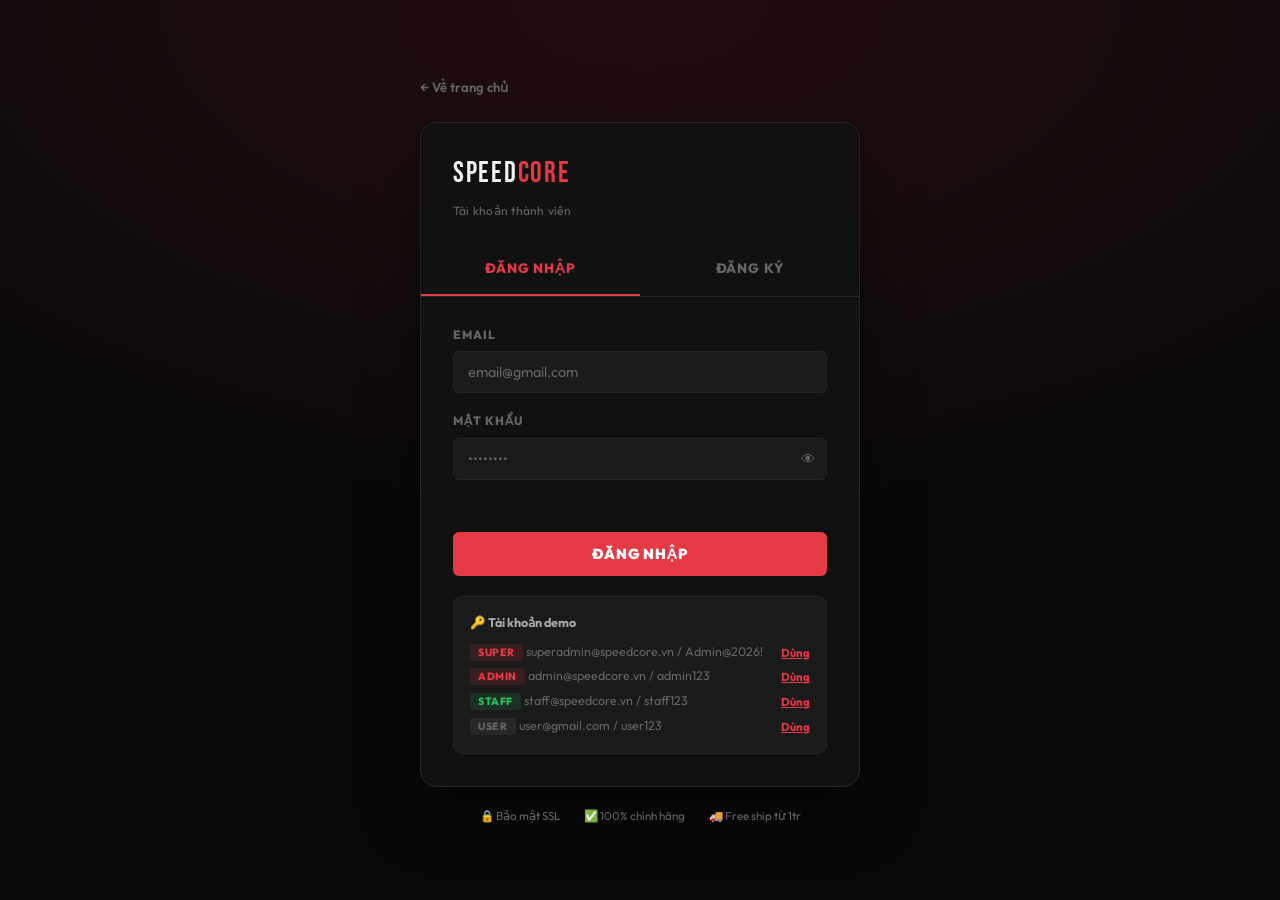
<file: admin.html>
<!DOCTYPE html>
<html lang="vi">
<head>
  <meta charset="UTF-8">
  <meta name="viewport" content="width=device-width, initial-scale=1.0">
  <title>Admin Dashboard | SpeedCore</title>
  <link rel="stylesheet" href="assets/css/style.css">
</head>
<body>

<div class="admin-layout">

  <!-- Sidebar -->
  <aside class="admin-sidebar">
    <div class="admin-sidebar__logo">SPEED<span>CORE</span></div>

    <div class="admin-sidebar__user" id="sidebar-user">
      <div class="admin-sidebar__avatar" id="sb-avatar">A</div>
      <div>
        <div class="admin-sidebar__uname" id="sb-name">Admin</div>
        <div class="admin-sidebar__urole" id="sb-role">Admin</div>
      </div>
    </div>

    <nav class="admin-nav">
      <div class="admin-nav__label">Tổng quan</div>
      <div class="admin-nav__item active" id="nav-dashboard" onclick="showTab('dashboard')">
        <span class="icon">📊</span> Dashboard
      </div>

      <div class="admin-nav__label">Quản lý</div>
      <div class="admin-nav__item" id="nav-products" onclick="showTab('products')">
        <span class="icon">👟</span> Sản phẩm
      </div>
      <div class="admin-nav__item" id="nav-orders" onclick="showTab('orders')">
        <span class="icon">📦</span> Đơn hàng
        <span id="pending-badge" style="margin-left:auto; background:var(--accent); color:#fff; border-radius:10px; font-size:.68rem; font-weight:900; padding:2px 7px; display:none;"></span>
      </div>
      <div class="admin-nav__item" id="nav-users" onclick="showTab('users')">
        <span class="icon">👥</span> Người dùng
      </div>

      <!-- SuperAdmin only -->
      <div id="nav-superadmin-group" style="display:none;">
        <div class="admin-nav__label">Super Admin</div>
        <div class="admin-nav__item" id="nav-settings" onclick="showTab('settings')">
          <span class="icon">⚙️</span> Cài đặt hệ thống
        </div>
      </div>
    </nav>

    <div class="admin-sidebar__footer">
      <a href="index.html">🏠 Về trang chủ</a>
      <br><br>
      <a href="#" onclick="sc.auth.logout(); return false;">↩ Đăng xuất</a>
    </div>
  </aside>

  <!-- Main -->
  <div class="admin-main">
    <!-- Topbar -->
    <div class="admin-topbar">
      <div class="admin-topbar__title" id="topbar-title">Dashboard</div>
      <div class="admin-topbar__actions" id="topbar-actions"></div>
    </div>

    <!-- Content -->
    <div class="admin-content" id="admin-content">
      Đang tải...
    </div>
  </div>
</div>

<!-- Product Modal -->
<div class="admin-modal" id="product-modal">
  <div class="admin-modal__box">
    <div class="admin-modal__head">
      <h3 id="pmodal-title">Thêm sản phẩm</h3>
      <button onclick="closeProductModal()">✕</button>
    </div>
    <div class="admin-modal__body">
      <input type="hidden" id="p-edit-id">
      <div class="form-grid">
        <div class="field-group field--full">
          <label>Tên sản phẩm *</label>
          <input type="text" id="p-name" placeholder="Nike Air Max 270">
        </div>
        <div class="field-group">
          <label>Giá bán (₫) *</label>
          <input type="number" id="p-price" placeholder="3500000">
        </div>
        <div class="field-group">
          <label>Giá gốc (₫)</label>
          <input type="number" id="p-original" placeholder="4200000">
        </div>
        <div class="field-group">
          <label>Thương hiệu *</label>
          <select id="p-brand">
            <option value="">Chọn thương hiệu</option>
            <option value="nike">Nike</option>
            <option value="adidas">Adidas</option>
            <option value="jordan">Air Jordan</option>
            <option value="puma">Puma</option>
            <option value="newbalance">New Balance</option>
            <option value="converse">Converse</option>
            <option value="vans">Vans</option>
            <option value="reebok">Reebok</option>
            <option value="asics">ASICS</option>
            <option value="ua">Under Armour</option>
          </select>
        </div>
        <div class="field-group">
          <label>Danh mục *</label>
          <select id="p-cat">
            <option value="">Chọn danh mục</option>
            <option value="running">Chạy bộ</option>
            <option value="football">Bóng đá</option>
            <option value="lifestyle">Lifestyle</option>
            <option value="training">Tập luyện</option>
          </select>
        </div>
        <div class="field-group">
          <label>Badge</label>
          <select id="p-badge">
            <option value="">Không có</option>
            <option value="hot">🔥 HOT</option>
            <option value="new">✨ NEW</option>
            <option value="sale">💸 SALE</option>
          </select>
        </div>
        <div class="field-group">
          <label>Tồn kho</label>
          <input type="number" id="p-stock" placeholder="10">
        </div>
        <div class="field-group field--full">
          <label>URL hình ảnh *</label>
          <input type="text" id="p-img" placeholder="https://images.unsplash.com/...">
        </div>
        <div class="field-group field--full">
          <label>Mô tả sản phẩm</label>
          <input type="text" id="p-desc" placeholder="Mô tả ngắn về sản phẩm...">
        </div>
        <div class="field-group field--full">
          <label>Sizes (cách nhau bởi dấu phẩy)</label>
          <input type="text" id="p-sizes" placeholder="38,39,40,41,42,43">
        </div>
      </div>
    </div>
    <div class="admin-modal__footer">
      <button class="btn-cancel-modal" onclick="closeProductModal()">Huỷ</button>
      <button class="btn-save-modal" onclick="saveProduct()">Lưu sản phẩm</button>
    </div>
  </div>
</div>

<!-- Order Status Modal -->
<div class="admin-modal" id="order-modal">
  <div class="admin-modal__box" style="width:400px;">
    <div class="admin-modal__head">
      <h3>Cập nhật đơn hàng</h3>
      <button onclick="closeOrderModal()">✕</button>
    </div>
    <div class="admin-modal__body">
      <input type="hidden" id="o-edit-id">
      <div class="field-group">
        <label>Mã đơn hàng</label>
        <input type="text" id="o-id-display" readonly style="opacity:.6;">
      </div>
      <div class="field-group">
        <label>Trạng thái đơn hàng</label>
        <select id="o-status">
          <option value="pending">⏳ Chờ xác nhận</option>
          <option value="confirmed">✅ Đã xác nhận</option>
          <option value="shipping">🚚 Đang giao</option>
          <option value="delivered">📦 Đã giao</option>
          <option value="cancelled">❌ Đã huỷ</option>
        </select>
      </div>
    </div>
    <div class="admin-modal__footer">
      <button class="btn-cancel-modal" onclick="closeOrderModal()">Huỷ</button>
      <button class="btn-save-modal" onclick="saveOrderStatus()">Cập nhật</button>
    </div>
  </div>
</div>

<!-- Confirm Modal -->
<div class="admin-modal" id="confirm-modal">
  <div class="admin-modal__box" style="width:380px;">
    <div class="admin-modal__head">
      <h3>⚠️ Xác nhận</h3>
      <button onclick="closeConfirmModal()">✕</button>
    </div>
    <div class="admin-modal__body">
      <p id="confirm-msg" style="color:var(--text2); line-height:1.6;"></p>
    </div>
    <div class="admin-modal__footer">
      <button class="btn-cancel-modal" onclick="closeConfirmModal()">Huỷ</button>
      <button class="btn-save-modal" style="background:#e63946;" id="confirm-ok-btn">Xác nhận xoá</button>
    </div>
  </div>
</div>

<script src="assets/js/sc.js"></script>
<script>
  // ── Auth guard ──
  const _me = sc.auth.requireRole(['superadmin','admin','staff'], 'login.html');

  document.addEventListener('DOMContentLoaded', () => {
    // Sidebar user info
    document.getElementById('sb-avatar').textContent = _me.name[0].toUpperCase();
    document.getElementById('sb-name').textContent   = _me.name;
    document.getElementById('sb-role').textContent   = { superadmin:'Super Admin', admin:'Quản trị viên', staff:'Nhân viên' }[_me.role] || _me.role;

    // SuperAdmin group
    if (_me.role === 'superadmin') document.getElementById('nav-superadmin-group').style.display = '';

    // Pending orders badge
    const pending = sc.orders.getAll().filter(o => o.status === 'pending').length;
    const badge = document.getElementById('pending-badge');
    if (pending > 0) { badge.textContent = pending; badge.style.display = 'inline-block'; }

    showTab('dashboard');
  });

  function showTab(tab) {
    document.querySelectorAll('.admin-nav__item').forEach(el => el.classList.remove('active'));
    const navEl = document.getElementById('nav-' + tab);
    if (navEl) navEl.classList.add('active');

    const content = document.getElementById('admin-content');
    const title   = document.getElementById('topbar-title');
    const actions = document.getElementById('topbar-actions');
    actions.innerHTML = '';

    if (tab === 'dashboard') {
      title.textContent = 'Dashboard';
      renderDashboard(content);
    } else if (tab === 'products') {
      title.textContent = 'Quản lý Sản phẩm';
      actions.innerHTML = `<button class="btn-save-modal" onclick="openProductModal()">+ Thêm sản phẩm</button>`;
      renderProducts(content);
    } else if (tab === 'orders') {
      title.textContent = 'Quản lý Đơn hàng';
      renderOrders(content);
    } else if (tab === 'users') {
      if (_me.role === 'staff') { content.innerHTML = `<div style="padding:40px; color:var(--text3); text-align:center;">🔒 Bạn không có quyền truy cập chức năng này.</div>`; return; }
      title.textContent = 'Quản lý Người dùng';
      if (_me.role === 'superadmin') actions.innerHTML = `<button class="btn-save-modal" onclick="addStaffPrompt()">+ Thêm nhân viên</button>`;
      renderUsers(content);
    } else if (tab === 'settings') {
      if (_me.role !== 'superadmin') { content.innerHTML = `<div style="padding:40px; color:var(--text3); text-align:center;">🔒 Chỉ Super Admin mới có quyền truy cập.</div>`; return; }
      title.textContent = 'Cài đặt hệ thống';
      renderSettings(content);
    }
  }

  /* ── Dashboard ── */
  function renderDashboard(el) {
    const products = sc.products.getAll();
    const orders   = sc.orders.getAll();
    const users    = sc.db.getUsers();
    const revenue  = orders.filter(o => o.status !== 'cancelled').reduce((s,o) => s + (o.total||0), 0);
    const pending  = orders.filter(o => o.status === 'pending').length;

    el.innerHTML = `
      <div class="stat-grid">
        <div class="stat-card stat-card--accent">
          <div class="stat-card__label">📦 Tổng đơn hàng</div>
          <div class="stat-card__value">${orders.length}</div>
          <div class="stat-card__sub">${pending} đơn chờ xử lý</div>
        </div>
        <div class="stat-card stat-card--green">
          <div class="stat-card__label">💰 Doanh thu</div>
          <div class="stat-card__value">${revenue > 0 ? (revenue/1000000).toFixed(1) + 'M' : '0'}</div>
          <div class="stat-card__sub">₫ VNĐ</div>
        </div>
        <div class="stat-card">
          <div class="stat-card__label">👟 Sản phẩm</div>
          <div class="stat-card__value">${products.length}</div>
          <div class="stat-card__sub">${products.filter(p=>p.stock<=5).length} gần hết hàng</div>
        </div>
        <div class="stat-card stat-card--gold">
          <div class="stat-card__label">👥 Khách hàng</div>
          <div class="stat-card__value">${users.filter(u=>u.role==='customer').length}</div>
          <div class="stat-card__sub">Tổng ${users.length} tài khoản</div>
        </div>
      </div>

      <div style="display:grid; grid-template-columns:1fr 1fr; gap:20px; margin-top:4px;">
        <div class="admin-table-wrap">
          <div class="admin-table-head">
            <h3>📦 Đơn hàng gần đây</h3>
            <button class="admin-table .btn-sm" onclick="showTab('orders')" style="font-size:.75rem; padding:5px 12px; border-radius:5px; border:1px solid var(--border); background:var(--bg3); color:var(--text); cursor:pointer; font-family:inherit;">Xem tất cả</button>
          </div>
          <table class="admin-table">
            <thead><tr><th>Mã đơn</th><th>Khách</th><th>Tổng</th><th>Trạng thái</th></tr></thead>
            <tbody>
              ${orders.length === 0
                ? `<tr><td colspan="4" style="text-align:center; padding:32px; color:var(--text3);">Chưa có đơn hàng</td></tr>`
                : orders.slice(0,6).map(o => `<tr>
                    <td style="font-family:monospace; font-size:.78rem; color:var(--accent);">${o.id}</td>
                    <td>${o.customerName || '-'}</td>
                    <td>${sc.ui.fmt(o.total||0)}</td>
                    <td><span class="badge-status badge-status--${o.status}">${sc.orders.STATUS_LABELS[o.status]||o.status}</span></td>
                  </tr>`).join('')}
            </tbody>
          </table>
        </div>

        <div class="admin-table-wrap">
          <div class="admin-table-head">
            <h3>⚠️ Sắp hết hàng</h3>
            <button class="admin-table .btn-sm" onclick="showTab('products')" style="font-size:.75rem; padding:5px 12px; border-radius:5px; border:1px solid var(--border); background:var(--bg3); color:var(--text); cursor:pointer; font-family:inherit;">Xem kho</button>
          </div>
          <table class="admin-table">
            <thead><tr><th>Sản phẩm</th><th>Brand</th><th>Tồn</th></tr></thead>
            <tbody>
              ${products.filter(p=>p.stock<=10).sort((a,b)=>a.stock-b.stock).slice(0,6).map(p => `<tr>
                  <td>${p.name}</td>
                  <td style="text-transform:uppercase; font-size:.72rem; color:var(--accent); font-weight:700;">${p.brand}</td>
                  <td><span style="color:${p.stock<=3?'var(--accent)':p.stock<=6?'var(--gold)':'var(--green)'}; font-weight:700;">${p.stock}</span></td>
                </tr>`).join('') || `<tr><td colspan="3" style="text-align:center; padding:32px; color:var(--text3);">Kho hàng đầy đủ ✓</td></tr>`}
            </tbody>
          </table>
        </div>
      </div>`;
  }

  /* ── Products ── */
  function renderProducts(el) {
    const products = sc.products.getAll();
    el.innerHTML = `
      <div class="admin-table-wrap">
        <div class="admin-table-head">
          <h3>👟 Danh sách sản phẩm (${products.length})</h3>
          <div style="display:flex;gap:8px;">
            <input placeholder="🔍 Tìm sản phẩm..." onkeyup="filterAdminTable(this.value,'admin-prod-table')" style="min-width:0;">
            <select onchange="filterAdminBrand(this.value)" style="min-width:0;">
              <option value="">Tất cả brand</option>
              ${[...new Set(products.map(p=>p.brand))].map(b=>`<option value="${b}">${b.toUpperCase()}</option>`).join('')}
            </select>
          </div>
        </div>
        <table class="admin-table" id="admin-prod-table">
          <thead>
            <tr>
              <th style="width:44px;"><input type="checkbox" id="select-all" onclick="toggleAll(this)"></th>
              <th>Ảnh</th>
              <th>Sản phẩm</th>
              <th>Giá</th>
              <th>Tồn kho</th>
              <th>Badge</th>
              <th>Thao tác</th>
            </tr>
          </thead>
          <tbody>
            ${products.map(p => `<tr data-brand="${p.brand}" data-name="${p.name.toLowerCase()}">
              <td><input type="checkbox" class="prod-cb" value="${p.id}"></td>
              <td><img src="${p.img}" class="thumb" onerror="this.src='https://images.unsplash.com/photo-1542291026-7eec264c27ff?w=80&q=50'"></td>
              <td>
                <div class="product-name">${p.name}</div>
                <div class="product-brand">${p.brand}</div>
              </td>
              <td>
                <div style="font-weight:700;">${sc.ui.fmt(p.price)}</div>
                ${p.originalPrice ? `<div style="font-size:.72rem; color:var(--text3); text-decoration:line-through;">${sc.ui.fmt(p.originalPrice)}</div>` : ''}
              </td>
              <td><span style="color:${p.stock<=3?'var(--accent)':p.stock<=6?'var(--gold)':'var(--green)'}; font-weight:700;">${p.stock||0}</span></td>
              <td>${p.badge ? `<span class="product-card__badge badge--${p.badge}" style="position:relative;top:auto;left:auto;font-size:.65rem;">${p.badge.toUpperCase()}</span>` : '-'}</td>
              <td style="display:flex; gap:6px; align-items:center;">
                <button class="btn-sm" onclick="openEditProduct(${p.id})">✏ Sửa</button>
                <button class="btn-sm btn-sm--danger" onclick="confirmDeleteProduct(${p.id}, '${p.name.replace(/'/g,"\\'")}')">✕</button>
              </td>
            </tr>`).join('')}
          </tbody>
        </table>
        <div style="padding:14px 20px; display:flex; gap:8px; border-top:1px solid var(--border);">
          <button class="btn-sm btn-sm--danger" onclick="deleteSelectedProducts()">Xoá đã chọn</button>
        </div>
      </div>`;
  }

  function filterAdminTable(q, tableId) {
    const rows = document.querySelectorAll(`#${tableId} tbody tr`);
    rows.forEach(r => {
      r.style.display = !q || r.dataset.name?.includes(q.toLowerCase()) ? '' : 'none';
    });
  }
  function filterAdminBrand(brand) {
    const rows = document.querySelectorAll('#admin-prod-table tbody tr');
    rows.forEach(r => {
      r.style.display = !brand || r.dataset.brand === brand ? '' : 'none';
    });
  }
  function toggleAll(cb) {
    document.querySelectorAll('.prod-cb').forEach(el => el.checked = cb.checked);
  }

  /* ── Product Modal ── */
  function openProductModal(p = null) {
    document.getElementById('pmodal-title').textContent = p ? 'Sửa sản phẩm' : 'Thêm sản phẩm';
    document.getElementById('p-edit-id').value    = p?.id || '';
    document.getElementById('p-name').value       = p?.name || '';
    document.getElementById('p-price').value      = p?.price || '';
    document.getElementById('p-original').value   = p?.originalPrice || '';
    document.getElementById('p-brand').value      = p?.brand || '';
    document.getElementById('p-cat').value        = p?.category || '';
    document.getElementById('p-badge').value      = p?.badge || '';
    document.getElementById('p-stock').value      = p?.stock ?? '';
    document.getElementById('p-img').value        = p?.img || '';
    document.getElementById('p-desc').value       = p?.desc || '';
    document.getElementById('p-sizes').value      = p?.sizes?.join(',') || '';
    document.getElementById('product-modal').classList.add('open');
  }

  function openEditProduct(id) {
    openProductModal(sc.products.getById(id));
  }

  function closeProductModal() {
    document.getElementById('product-modal').classList.remove('open');
  }

  function saveProduct() {
    const name  = document.getElementById('p-name').value.trim();
    const price = Number(document.getElementById('p-price').value);
    const brand = document.getElementById('p-brand').value;
    const cat   = document.getElementById('p-cat').value;
    const img   = document.getElementById('p-img').value.trim();

    if (!name || !price || !brand || !cat || !img) {
      sc.ui.toast('Vui lòng điền đầy đủ các trường bắt buộc (*)', 'error');
      return;
    }

    const editId = document.getElementById('p-edit-id').value;
    const sizesRaw = document.getElementById('p-sizes').value;
    const sizes = sizesRaw ? sizesRaw.split(',').map(s => Number(s.trim())).filter(Boolean) : [38,39,40,41,42,43];

    const p = {
      id: editId ? Number(editId) : Date.now(),
      name,
      price,
      originalPrice: Number(document.getElementById('p-original').value) || null,
      brand,
      category: cat,
      badge: document.getElementById('p-badge').value,
      stock: Number(document.getElementById('p-stock').value) || 10,
      img,
      desc: document.getElementById('p-desc').value.trim(),
      sizes,
      rating: 4.5,
      reviews: 0,
    };

    sc.products.save(p);
    closeProductModal();
    sc.ui.toast(editId ? '✅ Đã cập nhật sản phẩm' : '✅ Đã thêm sản phẩm mới');
    showTab('products');
  }

  /* ── Confirm delete ── */
  let _pendingDeleteFn = null;
  function confirmDeleteProduct(id, name) {
    document.getElementById('confirm-msg').textContent = `Bạn có chắc muốn xoá sản phẩm "${name}"? Thao tác này không thể hoàn tác.`;
    _pendingDeleteFn = () => {
      sc.products.delete(id);
      closeConfirmModal();
      sc.ui.toast('Đã xoá sản phẩm', 'error');
      showTab('products');
    };
    document.getElementById('confirm-ok-btn').onclick = _pendingDeleteFn;
    document.getElementById('confirm-modal').classList.add('open');
  }
  function closeConfirmModal() { document.getElementById('confirm-modal').classList.remove('open'); }

  function deleteSelectedProducts() {
    const ids = [...document.querySelectorAll('.prod-cb:checked')].map(cb => Number(cb.value));
    if (ids.length === 0) { sc.ui.toast('Chưa chọn sản phẩm nào', 'warn'); return; }
    document.getElementById('confirm-msg').textContent = `Xoá ${ids.length} sản phẩm đã chọn?`;
    _pendingDeleteFn = () => {
      ids.forEach(id => sc.products.delete(id));
      closeConfirmModal();
      sc.ui.toast(`Đã xoá ${ids.length} sản phẩm`, 'error');
      showTab('products');
    };
    document.getElementById('confirm-ok-btn').onclick = _pendingDeleteFn;
    document.getElementById('confirm-modal').classList.add('open');
  }

  /* ── Orders ── */
  function renderOrders(el) {
    const orders = sc.orders.getAll();
    el.innerHTML = `
      <div class="admin-table-wrap">
        <div class="admin-table-head">
          <h3>📦 Đơn hàng (${orders.length})</h3>
          <select onchange="filterOrders(this.value)">
            <option value="">Tất cả trạng thái</option>
            ${Object.entries(sc.orders.STATUS_LABELS).map(([k,v]) => `<option value="${k}">${v}</option>`).join('')}
          </select>
        </div>
        ${orders.length === 0 ? `
          <div style="padding:60px; text-align:center; color:var(--text3);">
            <div style="font-size:2.5rem; opacity:.3; margin-bottom:12px;">📦</div>
            Chưa có đơn hàng nào
          </div>` : `
        <table class="admin-table" id="orders-table">
          <thead>
            <tr><th>Mã đơn</th><th>Khách hàng</th><th>SĐT</th><th>Sản phẩm</th><th>Tổng tiền</th><th>Thanh toán</th><th>Trạng thái</th><th>Ngày đặt</th><th>Thao tác</th></tr>
          </thead>
          <tbody>
            ${orders.map(o => `<tr data-status="${o.status}">
              <td style="font-family:monospace; font-size:.75rem; color:var(--accent);">${o.id}</td>
              <td><strong>${o.customerName||'-'}</strong><br><small style="color:var(--text3);">${o.email||''}</small></td>
              <td>${o.phone||'-'}</td>
              <td style="font-size:.78rem;">${(o.cart||[]).length} sản phẩm</td>
              <td style="font-weight:800; color:var(--text);">${sc.ui.fmt(o.total||0)}</td>
              <td style="font-size:.78rem; text-transform:uppercase;">${o.payment||'cod'}</td>
              <td><span class="badge-status badge-status--${o.status}">${sc.orders.STATUS_LABELS[o.status]||o.status}</span></td>
              <td style="font-size:.75rem; color:var(--text3);">${new Date(o.createdAt).toLocaleDateString('vi-VN')}</td>
              <td><button class="btn-sm" onclick="openOrderModal('${o.id}', '${o.status}')">Cập nhật</button></td>
            </tr>`).join('')}
          </tbody>
        </table>`}
      </div>`;
  }

  function filterOrders(status) {
    document.querySelectorAll('#orders-table tbody tr').forEach(r => {
      r.style.display = !status || r.dataset.status === status ? '' : 'none';
    });
  }

  function openOrderModal(id, status) {
    document.getElementById('o-edit-id').value = id;
    document.getElementById('o-id-display').value = id;
    document.getElementById('o-status').value = status;
    document.getElementById('order-modal').classList.add('open');
  }
  function closeOrderModal() { document.getElementById('order-modal').classList.remove('open'); }
  function saveOrderStatus() {
    const id     = document.getElementById('o-edit-id').value;
    const status = document.getElementById('o-status').value;
    sc.orders.updateStatus(id, status);
    closeOrderModal();
    sc.ui.toast('✅ Đã cập nhật trạng thái đơn hàng');
    showTab('orders');
  }

  /* ── Users ── */
  function renderUsers(el) {
    const users = sc.db.getUsers();
    el.innerHTML = `
      <div class="admin-table-wrap">
        <div class="admin-table-head">
          <h3>👥 Người dùng (${users.length})</h3>
          <input placeholder="🔍 Tìm người dùng..." onkeyup="filterUsers(this.value)">
        </div>
        <table class="admin-table" id="users-table">
          <thead><tr><th>Tên</th><th>Email</th><th>Vai trò</th><th>Ngày tạo</th>${_me.role==='superadmin'?'<th>Thao tác</th>':''}</tr></thead>
          <tbody>
            ${users.map(u => `<tr data-search="${u.name.toLowerCase()} ${u.email.toLowerCase()}">
              <td><strong>${u.name}</strong></td>
              <td>${u.email}</td>
              <td><span class="badge-role badge-role--${u.role}">${{ superadmin:'Super Admin', admin:'Admin', staff:'Nhân viên', customer:'Khách hàng' }[u.role]||u.role}</span></td>
              <td style="font-size:.75rem; color:var(--text3);">${u.createdAt ? new Date(u.createdAt).toLocaleDateString('vi-VN') : '-'}</td>
              ${_me.role==='superadmin' ? `<td>
                ${u.role !== 'superadmin' ? `<button class="btn-sm" onclick="cycleRole('${u.id}')">Đổi quyền</button>` : '-'}
              </td>` : ''}
            </tr>`).join('')}
          </tbody>
        </table>
      </div>`;
  }

  function filterUsers(q) {
    document.querySelectorAll('#users-table tbody tr').forEach(r => {
      r.style.display = !q || r.dataset.search?.includes(q.toLowerCase()) ? '' : 'none';
    });
  }

  function cycleRole(userId) {
    const users = sc.db.getUsers();
    const u = users.find(x => x.id === userId);
    if (!u) return;
    const cycle = { customer:'staff', staff:'admin', admin:'customer' };
    u.role = cycle[u.role] || 'customer';
    sc.db.setUsers(users);
    sc.ui.toast(`Đổi vai trò ${u.name} → ${u.role}`);
    showTab('users');
  }

  function addStaffPrompt() {
    const email = prompt('Email nhân viên mới:');
    if (!email) return;
    const name  = prompt('Tên nhân viên:');
    if (!name) return;
    const pass  = prompt('Mật khẩu tạm thời:') || 'staff123';
    try {
      sc.auth.register(name, email, pass);
      const users = sc.db.getUsers();
      const u = users.find(x => x.email === email);
      if (u) { u.role = 'staff'; sc.db.setUsers(users); }
      sc.ui.toast(`✅ Đã thêm nhân viên ${name}`);
      showTab('users');
    } catch(e) {
      sc.ui.toast(e.message, 'error');
    }
  }

  /* ── Settings (SuperAdmin only) ── */
  function renderSettings(el) {
    el.innerHTML = `
      <div style="max-width:600px;">
        <div class="admin-table-wrap" style="margin-bottom:20px;">
          <div class="admin-table-head"><h3>🔄 Dữ liệu hệ thống</h3></div>
          <div style="padding:24px; display:flex; flex-direction:column; gap:14px;">
            <div>
              <div style="font-weight:700; margin-bottom:6px;">Reset sản phẩm về mặc định</div>
              <div style="font-size:.8rem; color:var(--text3); margin-bottom:10px;">Khôi phục toàn bộ 24 sản phẩm gốc từ seed data.</div>
              <button class="btn-sm btn-sm--danger" onclick="resetProducts()">🔄 Reset sản phẩm</button>
            </div>
            <hr style="border:none;border-top:1px solid var(--border);">
            <div>
              <div style="font-weight:700; margin-bottom:6px;">Xoá tất cả đơn hàng</div>
              <div style="font-size:.8rem; color:var(--text3); margin-bottom:10px;">Xoá toàn bộ lịch sử đơn hàng trong hệ thống.</div>
              <button class="btn-sm btn-sm--danger" onclick="clearOrders()">🗑 Xoá đơn hàng</button>
            </div>
            <hr style="border:none;border-top:1px solid var(--border);">
            <div>
              <div style="font-weight:700; margin-bottom:6px;">Reset toàn bộ hệ thống</div>
              <div style="font-size:.8rem; color:var(--text3); margin-bottom:10px;">⚠️ Xoá tất cả dữ liệu và khởi động lại từ đầu.</div>
              <button class="btn-sm btn-sm--danger" onclick="fullReset()">☢️ RESET TOÀN BỘ</button>
            </div>
          </div>
        </div>

        <div class="admin-table-wrap">
          <div class="admin-table-head"><h3>🔗 Firebase Integration</h3></div>
          <div style="padding:24px; font-size:.85rem; color:var(--text2); line-height:1.8;">
            <p style="margin-bottom:12px;">Hệ thống hiện đang chạy với <strong style="color:var(--gold);">localStorage</strong> (mock DB). Để kết nối Firebase:</p>
            <ol style="padding-left:20px; color:var(--text3);">
              <li>Mở file <code style="background:var(--bg3);padding:2px 6px;border-radius:3px;color:var(--accent);">assets/js/firebase.js</code></li>
              <li>Paste Firebase config từ Console của bạn vào <code style="background:var(--bg3);padding:2px 6px;border-radius:3px;color:var(--accent);">firebaseConfig</code></li>
              <li>Thay các hàm <code>sc.db.*</code> trong <code>sc.js</code> bằng Firestore SDK calls</li>
              <li>Deploy lên <strong>Vercel</strong>: <code>vercel --prod</code></li>
            </ol>
            <p style="margin-top:12px; font-size:.78rem; color:var(--text3);">Collections gợi ý: <code>/users</code>, <code>/products</code>, <code>/orders</code>, <code>/coupons</code></p>
          </div>
        </div>
      </div>`;
  }

  function resetProducts() {
    if (!confirm('Reset sản phẩm về mặc định?')) return;
    sc.db.remove('sc_products');
    sc.db.remove('sc_seeded');
    location.reload();
  }
  function clearOrders() {
    if (!confirm('Xoá tất cả đơn hàng?')) return;
    sc.db.set('sc_orders', []);
    sc.ui.toast('Đã xoá tất cả đơn hàng', 'error');
    showTab('settings');
  }
  function fullReset() {
    if (!confirm('⚠️ XOÁ TOÀN BỘ DỮ LIỆU? Thao tác này không thể hoàn tác!')) return;
    localStorage.clear();
    location.reload();
  }
</script>
</body>
</html>
</file>
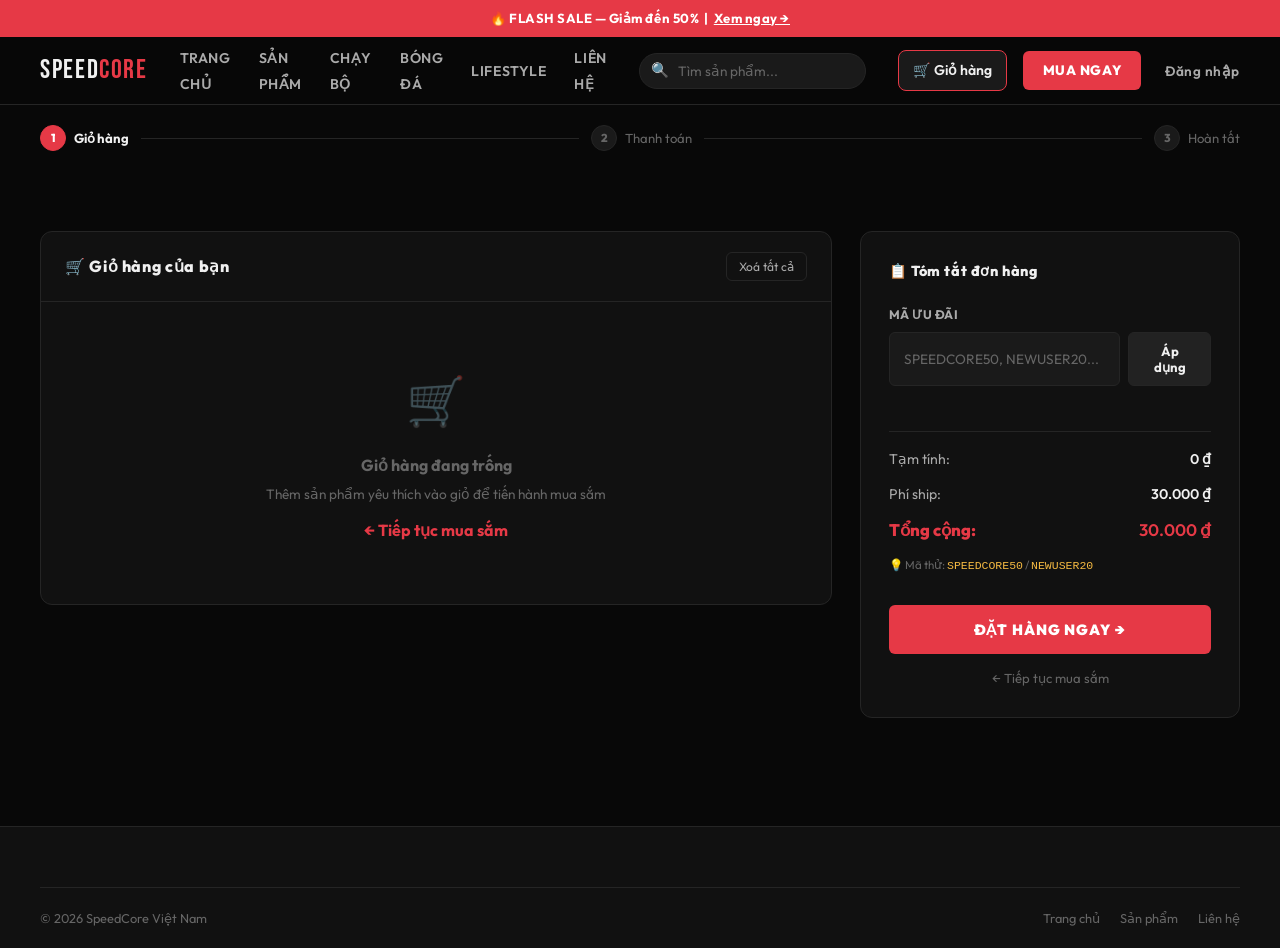
<file: cart.html>
<!DOCTYPE html>
<html lang="vi">
<head>
  <meta charset="UTF-8">
  <meta name="viewport" content="width=device-width, initial-scale=1.0">
  <title>Giỏ hàng | SpeedCore</title>
  <link rel="stylesheet" href="assets/css/style.css">
</head>
<body>

<div class="topbar">🔥 FLASH SALE — Giảm đến 50% &nbsp;|&nbsp; <a href="shop.html">Xem ngay →</a></div>

<header class="header">
  <a href="index.html" class="logo">SPEED<span>CORE</span></a>
  <ul class="menu">
    <li><a href="index.html">Trang chủ</a></li>
    <li><a href="shop.html">Sản phẩm</a></li>
    <li><a href="shop.html?cat=running">Chạy bộ</a></li>
    <li><a href="shop.html?cat=football">Bóng đá</a></li>
    <li><a href="shop.html?cat=lifestyle">Lifestyle</a></li>
    <li><a href="contact.html">Liên hệ</a></li>
  </ul>
  <div class="header-search">
    <span class="header-search__icon">🔍</span>
    <input type="search" placeholder="Tìm sản phẩm..."
           onkeydown="if(event.key==='Enter') window.location.href='shop.html?q='+this.value">
  </div>
  <div class="header-actions">
    <a href="cart.html" class="cart-btn" style="border-color:var(--accent);">
      🛒 Giỏ hàng <span class="cart-count" id="cart-count">0</span>
    </a>
    <a href="shop.html" class="btn-header-cta">MUA NGAY</a>
    <div id="auth-zone" style="margin-left:8px;"></div>
  </div>
</header>

<!-- Steps -->
<div class="container">
  <div class="checkout-steps">
    <div class="step active">
      <div class="step__num">1</div>
      <span>Giỏ hàng</span>
    </div>
    <div class="step-line"></div>
    <div class="step">
      <div class="step__num">2</div>
      <span>Thanh toán</span>
    </div>
    <div class="step-line"></div>
    <div class="step">
      <div class="step__num">3</div>
      <span>Hoàn tất</span>
    </div>
  </div>
</div>

<main class="container">
  <div class="checkout-container">

    <!-- Cart Items -->
    <div class="cart-section">
      <div class="cart-header">
        <h2>🛒 Giỏ hàng của bạn</h2>
        <button class="btn-clear-cart" onclick="handleClearCart()">Xoá tất cả</button>
      </div>

      <!-- Empty state -->
      <div id="cart-empty" class="cart-empty" style="display:none;">
        <div class="cart-empty__icon">🛒</div>
        <div style="font-weight:700; font-size:1rem; margin-bottom:6px;">Giỏ hàng đang trống</div>
        <div style="font-size:.85rem;">Thêm sản phẩm yêu thích vào giỏ để tiến hành mua sắm</div>
        <a href="shop.html">← Tiếp tục mua sắm</a>
      </div>

      <!-- Items -->
      <div id="cart-content"></div>
    </div>

    <!-- Order Summary Sidebar -->
    <div class="checkout-card">
      <h3 style="display:flex;align-items:center;gap:8px;">📋 Tóm tắt đơn hàng</h3>

      <!-- Coupon -->
      <div class="coupon-section">
        <label>Mã ưu đãi</label>
        <div class="coupon-input">
          <input type="text" id="coupon-code" placeholder="SPEEDCORE50, NEWUSER20..."
                 onkeydown="if(event.key==='Enter') applyCoupon()"
                 oninput="this.value=this.value.toUpperCase()">
          <button onclick="applyCoupon()">Áp dụng</button>
        </div>
        <p id="coupon-msg"></p>
      </div>

      <hr>

      <!-- Summary -->
      <div class="order-summary">
        <div class="summary-line">
          <span>Tạm tính:</span>
          <span id="subtotal">0 ₫</span>
        </div>
        <div class="summary-line" id="discount-row" style="display:none;">
          <span>Giảm giá:</span>
          <span id="discount-amount" style="color:var(--green);">-0 ₫</span>
        </div>
        <div class="summary-line">
          <span>Phí ship:</span>
          <span id="shipping-fee">30.000 ₫</span>
        </div>
        <div class="summary-line total">
          <span>Tổng cộng:</span>
          <span id="final-total">0 ₫</span>
        </div>
      </div>

      <!-- Coupon hints -->
      <div style="margin:12px 0; font-size:.72rem; color:var(--text3);">
        💡 Mã thử: <span style="font-family:monospace; color:var(--gold);">SPEEDCORE50</span> / <span style="font-family:monospace; color:var(--gold);">NEWUSER20</span>
      </div>

      <button class="btn-checkout" onclick="goToCheckout()">
        ĐẶT HÀNG NGAY →
      </button>
      <a href="shop.html" class="back-to-shop">← Tiếp tục mua sắm</a>
    </div>

  </div>
</main>

<footer class="main-footer" style="margin-top:60px;">
  <div class="container">
    <div class="footer-bottom">
      <div>© 2026 SpeedCore Việt Nam</div>
      <div class="footer-bottom-links">
        <a href="index.html">Trang chủ</a>
        <a href="shop.html">Sản phẩm</a>
        <a href="index.html#contact">Liên hệ</a>
      </div>
    </div>
  </div>
</footer>

<script src="assets/js/sc.js"></script>
<script>
  let _appliedDiscount = 0;
  let _appliedCouponPct = 0;

  function renderCartPage() {
    const items = sc.cart.get();
    const emptyEl  = document.getElementById('cart-empty');
    const contentEl = document.getElementById('cart-content');

    if (items.length === 0) {
      emptyEl.style.display = 'flex';
      contentEl.innerHTML = '';
      updateSummary(0, 0);
      return;
    }
    emptyEl.style.display = 'none';

    contentEl.innerHTML = items.map(item => `
      <div class="cart-item" id="ci-${item.key}">
        <img src="${item.img}" alt="${item.name}" class="cart-item__img"
             onerror="this.src='https://images.unsplash.com/photo-1542291026-7eec264c27ff?w=150&q=50'">
        <div class="cart-item__info">
          <div class="cart-item__brand">${item.brand.toUpperCase()}</div>
          <div class="cart-item__name">${item.name}</div>
          <div class="cart-item__size">Size: ${item.size}</div>
        </div>
        <div class="cart-item__price">${sc.ui.fmt(item.price)}</div>
        <div class="cart-item__qty">
          <button onclick="changeQty('${item.key}',-1)">−</button>
          <span>${item.qty}</span>
          <button onclick="changeQty('${item.key}',1)">+</button>
        </div>
        <div class="cart-item__sub">${sc.ui.fmt(item.price * item.qty)}</div>
        <button class="cart-item__del" onclick="deleteItem('${item.key}')" title="Xoá">✕</button>
      </div>
    `).join('');

    const subtotal = sc.cart.total();
    // Recalc discount if coupon active
    if (_appliedCouponPct > 0) {
      _appliedDiscount = Math.round(subtotal * _appliedCouponPct / 100);
    }
    updateSummary(subtotal, _appliedDiscount);
  }

  function changeQty(key, delta) {
    sc.cart.updateQty(key, delta);
    renderCartPage();
  }

  function deleteItem(key) {
    sc.cart.remove(key);
    renderCartPage();
    sc.ui.toast('Đã xoá sản phẩm khỏi giỏ', 'error');
  }

  function handleClearCart() {
    if (sc.cart.get().length === 0) return;
    if (!confirm('Xoá toàn bộ giỏ hàng?')) return;
    sc.cart.clear();
    _appliedDiscount = 0;
    _appliedCouponPct = 0;
    renderCartPage();
  }

  function applyCoupon() {
    const code = document.getElementById('coupon-code').value;
    const msg  = document.getElementById('coupon-msg');
    try {
      const c = sc.coupon.apply(code);
      const subtotal = sc.cart.total();
      _appliedCouponPct = c.pct;
      _appliedDiscount = Math.round(subtotal * c.pct / 100);
      msg.textContent  = `✅ Áp dụng "${c.label}" — giảm ${c.pct}%`;
      msg.style.color  = 'var(--green)';
      sc.ui.toast(`🎉 Mã giảm ${c.pct}% — tiết kiệm ${sc.ui.fmt(_appliedDiscount)}`);
      updateSummary(subtotal, _appliedDiscount);
    } catch(e) {
      msg.textContent = '❌ ' + e.message;
      msg.style.color = 'var(--accent)';
      _appliedDiscount = 0;
      _appliedCouponPct = 0;
      updateSummary(sc.cart.total(), 0);
    }
  }

  function updateSummary(subtotal, discount) {
    const shipping = subtotal >= 1000000 ? 0 : 30000;
    const total = Math.max(0, subtotal - discount) + shipping;

    document.getElementById('subtotal').textContent = sc.ui.fmt(subtotal);
    document.getElementById('shipping-fee').textContent = shipping === 0 ? 'Miễn phí 🎉' : sc.ui.fmt(shipping);
    document.getElementById('final-total').textContent  = sc.ui.fmt(total);

    const discRow = document.getElementById('discount-row');
    const discEl  = document.getElementById('discount-amount');
    if (discount > 0) {
      discRow.style.display = '';
      discEl.textContent = '-' + sc.ui.fmt(discount);
    } else {
      discRow.style.display = 'none';
    }
  }

  function goToCheckout() {
    if (sc.cart.get().length === 0) {
      sc.ui.toast('Giỏ hàng đang trống!', 'warn');
      return;
    }
    // Save draft for checkout page
    const subtotal = sc.cart.total();
    const shipping = subtotal >= 1000000 ? 0 : 30000;
    localStorage.setItem('sc_order_draft', JSON.stringify({
      cart: sc.cart.get(),
      subtotal,
      discount: _appliedDiscount,
      couponPct: _appliedCouponPct,
      shipping,
      total: Math.max(0, subtotal - _appliedDiscount) + shipping
    }));
    window.location.href = 'checkout.html';
  }

  document.addEventListener('DOMContentLoaded', renderCartPage);
</script>
</body>
</html>
</file>
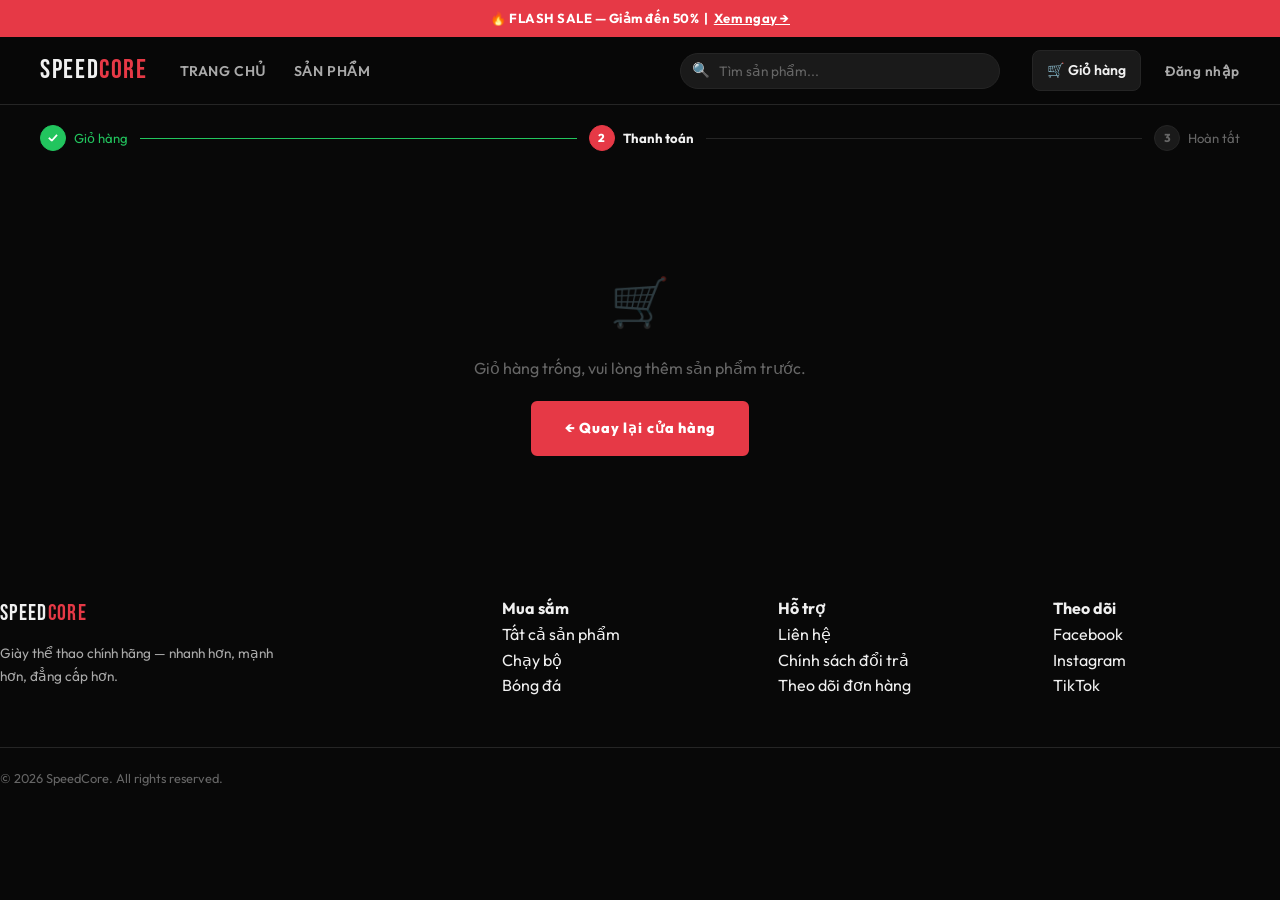
<file: checkout.html>
<!DOCTYPE html>
<html lang="vi">
<head>
  <meta charset="UTF-8">
  <meta name="viewport" content="width=device-width, initial-scale=1.0">
  <title>Thanh toán | SpeedCore</title>
  <link rel="stylesheet" href="assets/css/style.css">
</head>
<body>

<div class="topbar">🔥 FLASH SALE — Giảm đến 50% &nbsp;|&nbsp; <a href="shop.html">Xem ngay →</a></div>

<header class="header">
  <a href="index.html" class="logo">SPEED<span>CORE</span></a>
  <ul class="menu">
    <li><a href="index.html">Trang chủ</a></li>
    <li><a href="shop.html">Sản phẩm</a></li>
  </ul>
  <div class="header-search">
    <span class="header-search__icon">🔍</span>
    <input type="search" placeholder="Tìm sản phẩm..."
           onkeydown="if(event.key==='Enter') window.location.href='shop.html?q='+this.value">
  </div>
  <div class="header-actions">
    <a href="cart.html" class="cart-btn">
      🛒 Giỏ hàng <span class="cart-count" id="cart-count">0</span>
    </a>
    <div id="auth-zone" style="margin-left:8px;"></div>
  </div>
</header>

<!-- Steps -->
<div class="container">
  <div class="checkout-steps">
    <div class="step done">
      <div class="step__num">✓</div>
      <span>Giỏ hàng</span>
    </div>
    <div class="step-line done"></div>
    <div class="step active">
      <div class="step__num">2</div>
      <span>Thanh toán</span>
    </div>
    <div class="step-line"></div>
    <div class="step">
      <div class="step__num">3</div>
      <span>Hoàn tất</span>
    </div>
  </div>
</div>

<!-- Empty guard -->
<div id="empty-guard" style="display:none; text-align:center; padding:80px 40px; color:var(--text3);">
  <div style="font-size:3rem; opacity:.3; margin-bottom:16px;">🛒</div>
  <p style="margin-bottom:20px;">Giỏ hàng trống, vui lòng thêm sản phẩm trước.</p>
  <a href="shop.html" class="btn--primary">← Quay lại cửa hàng</a>
</div>

<main class="container" id="checkout-main">
  <div class="checkout-layout">

    <!-- Left: Forms -->
    <div>
      <!-- Shipping Info -->
      <div class="form-card">
        <div class="form-card__head">
          <span>📦</span> Thông tin giao hàng
        </div>
        <div class="form-card__body">
          <div class="form-grid">
            <div class="field-group">
              <label>Họ và tên *</label>
              <input type="text" id="f-name" placeholder="Nguyễn Văn A">
              <div class="field-error" id="err-name">Vui lòng nhập họ tên</div>
            </div>
            <div class="field-group">
              <label>Số điện thoại *</label>
              <input type="tel" id="f-phone" placeholder="0901 234 567">
              <div class="field-error" id="err-phone">Vui lòng nhập số điện thoại</div>
            </div>
            <div class="field-group field--full">
              <label>Email</label>
              <input type="email" id="f-email" placeholder="email@gmail.com">
            </div>
            <div class="field-group field--full">
              <label>Địa chỉ giao hàng *</label>
              <input type="text" id="f-address" placeholder="Số nhà, tên đường, phường/xã...">
              <div class="field-error" id="err-address">Vui lòng nhập địa chỉ</div>
            </div>
            <div class="field-group">
              <label>Tỉnh / Thành phố</label>
              <select id="f-province">
                <option value="">Chọn tỉnh/thành</option>
                <option value="cantho">Cần Thơ</option>
                <option value="hcm">TP. Hồ Chí Minh</option>
                <option value="hanoi">Hà Nội</option>
                <option value="danang">Đà Nẵng</option>
                <option value="other">Tỉnh khác</option>
              </select>
            </div>
            <div class="field-group">
              <label>Ghi chú</label>
              <input type="text" id="f-note" placeholder="Giao giờ hành chính, để tại cổng...">
            </div>
          </div>
        </div>
      </div>

      <!-- Payment -->
      <div class="form-card">
        <div class="form-card__head">
          <span>💳</span> Phương thức thanh toán
        </div>
        <div class="form-card__body">
          <label class="pay-option">
            <input type="radio" name="payment" value="cod" checked onchange="toggleBankInfo()">
            <div>
              <div class="pay-option__label">💵 Thanh toán khi nhận hàng (COD)</div>
              <div class="pay-option__desc">Thanh toán bằng tiền mặt khi nhận hàng — an toàn và tiện lợi</div>
            </div>
          </label>

          <label class="pay-option">
            <input type="radio" name="payment" value="bank" onchange="toggleBankInfo()">
            <div>
              <div class="pay-option__label">🏦 Chuyển khoản ngân hàng</div>
              <div class="pay-option__desc">Chuyển khoản trước, đơn được xử lý ngay khi nhận được tiền</div>
              <div class="bank-info" id="bank-info">
                Ngân hàng: <strong>Vietcombank</strong><br>
                Số TK: <strong>1234 5678 9012</strong><br>
                Chủ TK: <strong>SPEEDCORE VIETNAM</strong><br>
                Nội dung CK: <strong>[Số điện thoại] - SpeedCore</strong>
              </div>
            </div>
          </label>

          <label class="pay-option">
            <input type="radio" name="payment" value="momo" onchange="toggleBankInfo()">
            <div>
              <div class="pay-option__label">🟣 Ví MoMo</div>
              <div class="pay-option__desc">Thanh toán qua MoMo — nhanh, ưu đãi đến 50k cho đơn đầu</div>
            </div>
          </label>

          <label class="pay-option">
            <input type="radio" name="payment" value="zalopay" onchange="toggleBankInfo()">
            <div>
              <div class="pay-option__label">🔵 ZaloPay</div>
              <div class="pay-option__desc">Thanh toán bằng ZaloPay — hoàn tiền 10% cho lần đầu</div>
            </div>
          </label>
        </div>
      </div>
    </div>

    <!-- Right: Order Summary -->
    <div class="order-card">
      <div class="order-card__head">Đơn hàng của bạn</div>
      <div class="order-items" id="order-items">
        <!-- Loaded by JS -->
      </div>
      <div class="order-totals" id="order-totals">
        <div class="total-row"><span>Tạm tính</span><span id="co-subtotal">0 ₫</span></div>
        <div class="total-row" id="co-disc-row" style="display:none;"><span>Giảm giá</span><span id="co-disc" style="color:var(--green);">-0 ₫</span></div>
        <div class="total-row"><span>Phí vận chuyển</span><span id="co-ship">30.000 ₫</span></div>
        <div class="total-final">
          <span>Tổng thanh toán</span>
          <span id="co-total">0 ₫</span>
        </div>
      </div>
      <button class="btn-submit" onclick="placeOrder()">✓ XÁC NHẬN ĐẶT HÀNG</button>
      <div style="text-align:center; padding:0 22px 20px; font-size:.72rem; color:var(--text3);">
        🔒 Thanh toán bảo mật SSL · Đổi trả 30 ngày miễn phí
      </div>
    </div>

  </div>
</main>

<!-- Success Overlay -->
<div class="success-overlay" id="success-overlay">
  <div class="success-box">
    <div class="success-box__icon">🎉</div>
    <h2>Đặt hàng thành công!</h2>
    <p>Cảm ơn bạn đã tin tưởng SpeedCore.<br>Đơn hàng của bạn đang được xử lý.</p>
    <div class="order-id" id="success-order-id">SC000000</div>
    <p style="font-size:.8rem;">Chúng tôi sẽ liên hệ xác nhận qua điện thoại trong 30 phút.</p>
    <div style="display:flex; gap:12px; justify-content:center; margin-top:20px; flex-wrap:wrap;">
      <a href="index.html" class="btn--primary">🏠 Về trang chủ</a>
      <a href="shop.html" class="btn--ghost">Tiếp tục mua sắm</a>
    </div>
  </div>
</div>

<script src="assets/js/sc.js"></script>
<script>
  let _draft = null;

  document.addEventListener('DOMContentLoaded', () => {
    _draft = JSON.parse(localStorage.getItem('sc_order_draft') || 'null');

    if (!_draft || !_draft.cart || _draft.cart.length === 0) {
      document.getElementById('checkout-main').style.display = 'none';
      document.getElementById('empty-guard').style.display = 'block';
      return;
    }

    // Pre-fill from logged-in user
    const user = sc.auth.current();
    if (user) {
      document.getElementById('f-name').value  = user.name || '';
      document.getElementById('f-email').value = user.email || '';
    }

    // Render order items
    const itemsEl = document.getElementById('order-items');
    itemsEl.innerHTML = _draft.cart.map(item => `
      <div class="order-item">
        <img src="${item.img}" alt="${item.name}" class="order-item__img"
             onerror="this.src='https://images.unsplash.com/photo-1542291026-7eec264c27ff?w=100&q=50'">
        <div>
          <div class="order-item__name">${item.name}</div>
          <div class="order-item__size">Size ${item.size} × ${item.qty}</div>
        </div>
        <div class="order-item__price">${sc.ui.fmt(item.price * item.qty)}</div>
      </div>
    `).join('');

    // Totals
    document.getElementById('co-subtotal').textContent = sc.ui.fmt(_draft.subtotal);
    document.getElementById('co-ship').textContent = _draft.shipping === 0 ? 'Miễn phí 🎉' : sc.ui.fmt(_draft.shipping);
    document.getElementById('co-total').textContent  = sc.ui.fmt(_draft.total);
    if (_draft.discount > 0) {
      document.getElementById('co-disc-row').style.display = '';
      document.getElementById('co-disc').textContent = '-' + sc.ui.fmt(_draft.discount);
    }
  });

  function toggleBankInfo() {
    const val = document.querySelector('input[name="payment"]:checked')?.value;
    document.getElementById('bank-info').classList.toggle('show', val === 'bank');
  }

  function validate() {
    let ok = true;
    const fields = [
      { id:'f-name',    err:'err-name',    test: v => v.trim().length >= 2 },
      { id:'f-phone',   err:'err-phone',   test: v => /^(0|\+84)\d{8,10}$/.test(v.replace(/\s/g,'')) },
      { id:'f-address', err:'err-address', test: v => v.trim().length >= 5 },
    ];
    fields.forEach(({ id, err, test }) => {
      const input = document.getElementById(id);
      const errEl = document.getElementById(err);
      const val = input.value;
      const valid = test(val);
      input.closest('.field-group').classList.toggle('has-error', !valid);
      errEl.classList.toggle('show', !valid);
      if (!valid) ok = false;
    });
    return ok;
  }

  function placeOrder() {
    if (!validate()) {
      sc.ui.toast('Vui lòng điền đầy đủ thông tin!', 'error');
      return;
    }

    const paymentMethod = document.querySelector('input[name="payment"]:checked')?.value || 'cod';
    const user = sc.auth.current();

    const order = sc.orders.create({
      userId: user?.id || 'guest',
      customerName: document.getElementById('f-name').value.trim(),
      phone: document.getElementById('f-phone').value.trim(),
      email: document.getElementById('f-email').value.trim(),
      address: document.getElementById('f-address').value.trim(),
      province: document.getElementById('f-province').value,
      note: document.getElementById('f-note').value.trim(),
      payment: paymentMethod,
      cart: _draft.cart,
      subtotal: _draft.subtotal,
      discount: _draft.discount,
      shipping: _draft.shipping,
      total: _draft.total,
    });

    // Clear cart & draft
    sc.cart.clear();
    localStorage.removeItem('sc_order_draft');

    // Show success
    document.getElementById('success-order-id').textContent = order.id;
    document.getElementById('success-overlay').classList.add('show');
    sc.cart.renderBadge();
  }
</script>

<footer class="footer" style="margin-top:60px;">
  <div class="footer-grid">
    <div class="footer-brand">
      <div class="logo" style="font-size:1.4rem;margin-bottom:10px;">SPEED<span>CORE</span></div>
      <p>Giày thể thao chính hãng — nhanh hơn, mạnh hơn, đẳng cấp hơn.</p>
    </div>
    <div>
      <h4>Mua sắm</h4>
      <ul><li><a href="shop.html">Tất cả sản phẩm</a></li><li><a href="shop.html?cat=running">Chạy bộ</a></li><li><a href="shop.html?cat=football">Bóng đá</a></li></ul>
    </div>
    <div>
      <h4>Hỗ trợ</h4>
      <ul><li><a href="contact.html">Liên hệ</a></li><li><a href="#">Chính sách đổi trả</a></li><li><a href="#">Theo dõi đơn hàng</a></li></ul>
    </div>
    <div>
      <h4>Theo dõi</h4>
      <ul><li><a href="#">Facebook</a></li><li><a href="#">Instagram</a></li><li><a href="#">TikTok</a></li></ul>
    </div>
  </div>
  <div class="footer-bottom">© 2026 SpeedCore. All rights reserved.</div>
</footer>
</body>
</html>
</file>
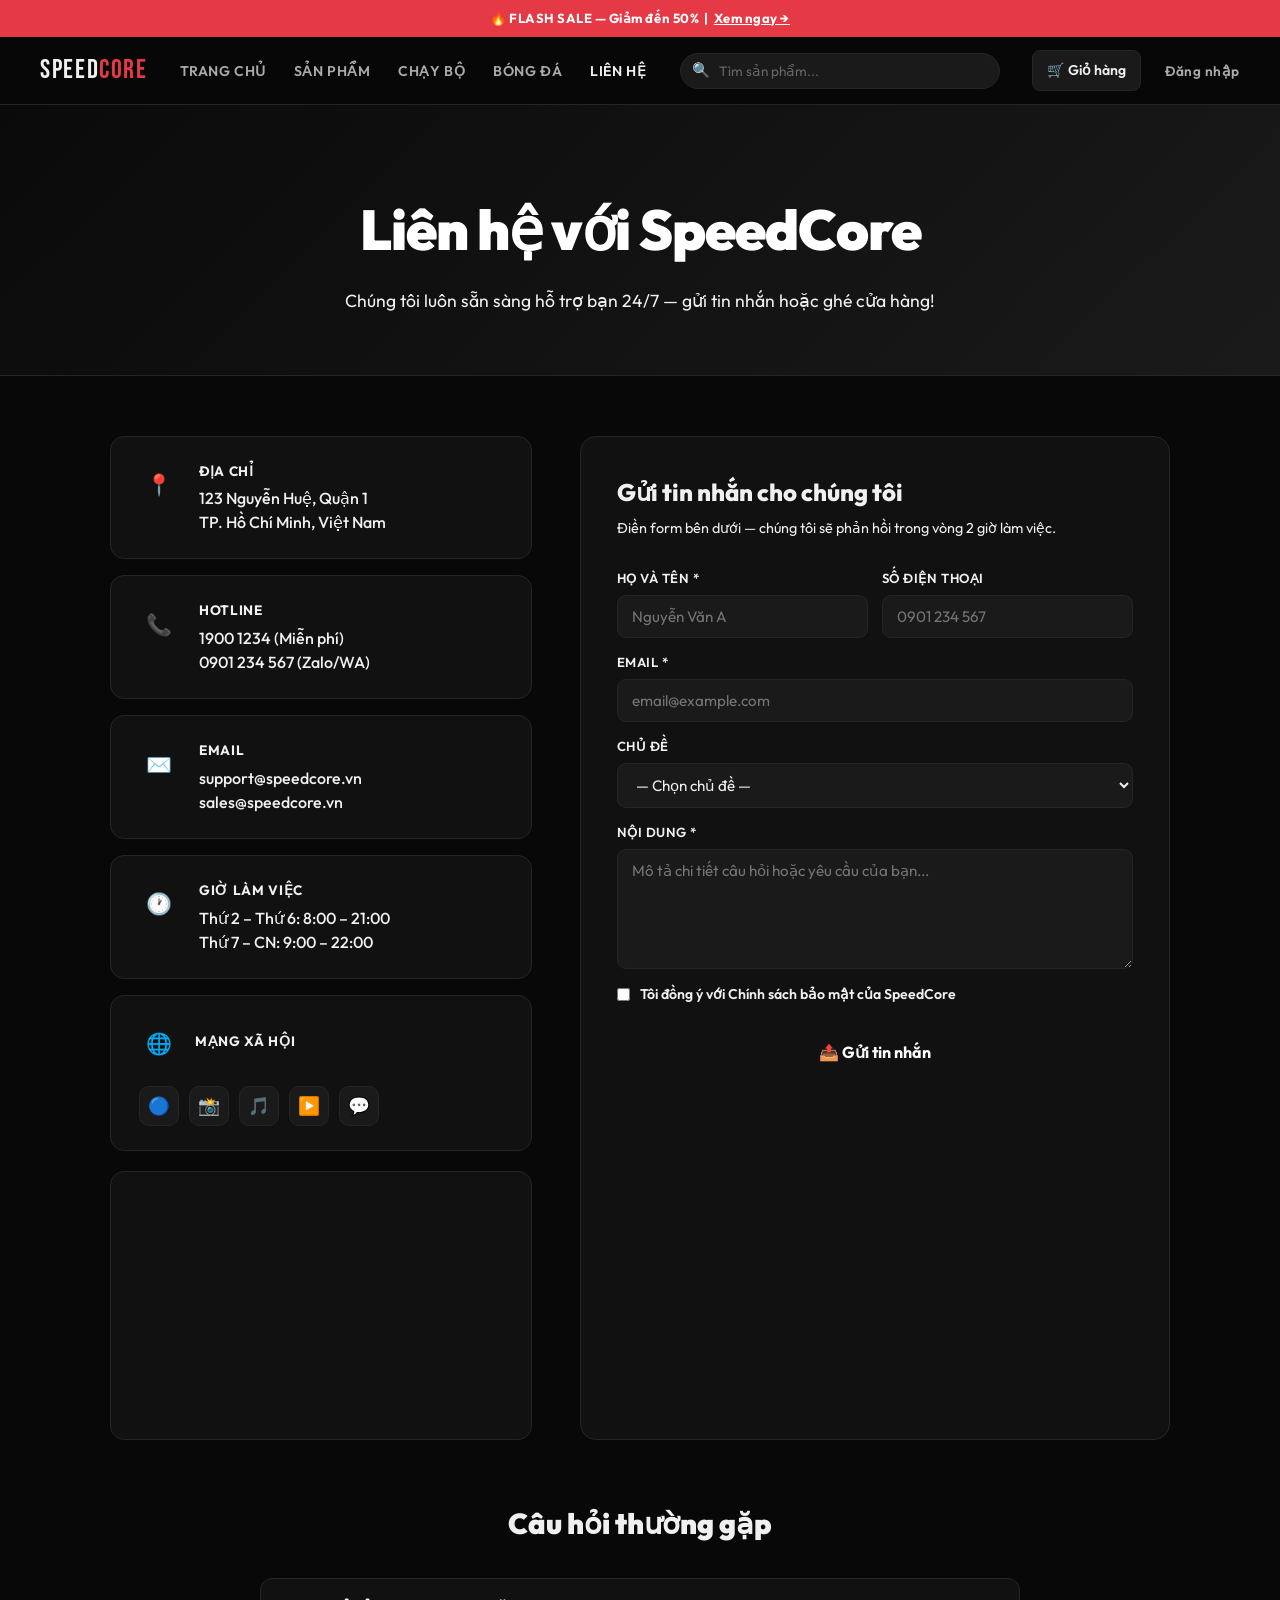
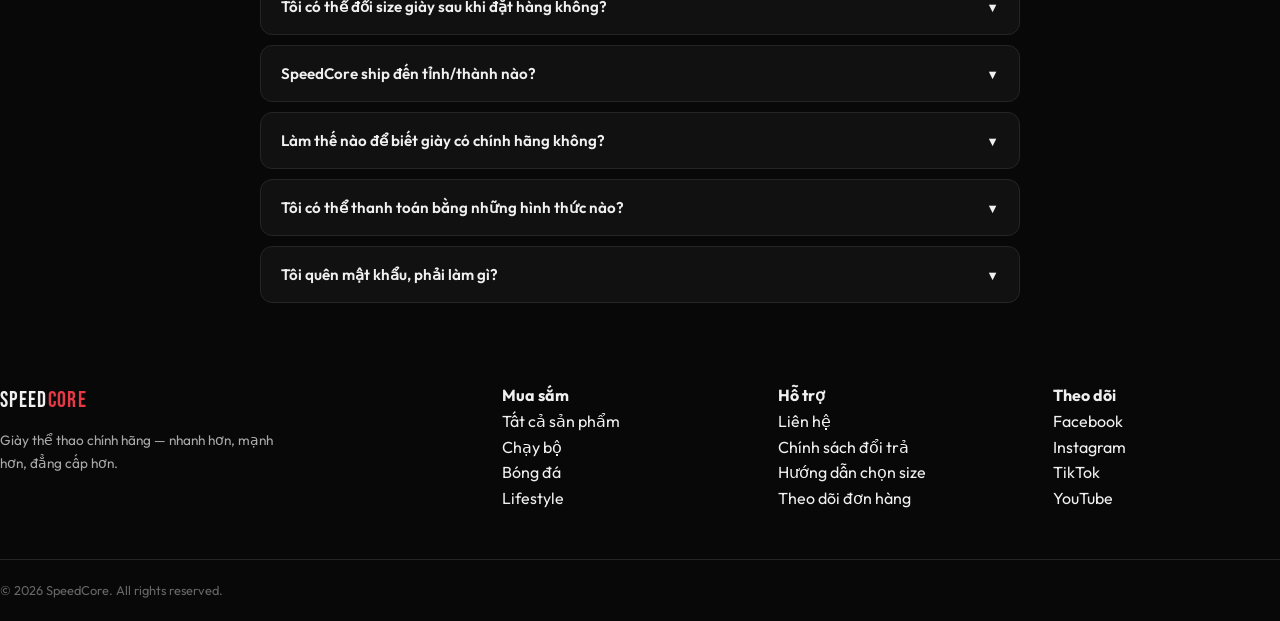
<file: contact.html>
<!DOCTYPE html>
<html lang="vi">
<head>
  <meta charset="UTF-8">
  <meta name="viewport" content="width=device-width, initial-scale=1.0">
  <title>Liên hệ | SpeedCore</title>
  <link rel="stylesheet" href="assets/css/style.css">
  <style>
    .contact-hero {
      background: linear-gradient(135deg, #0a0a0a 0%, #1a1a1a 100%);
      padding: 80px 20px 60px;
      text-align: center;
      border-bottom: 1px solid var(--border);
    }
    .contact-hero h1 { font-size: clamp(2rem,5vw,3.5rem); font-weight: 900; letter-spacing: -1px; color: #fff; margin-bottom: 12px; }
    .contact-hero p { color: var(--text-muted); font-size: 1.1rem; }

    .contact-layout {
      max-width: 1100px; margin: 60px auto; padding: 0 20px;
      display: grid; grid-template-columns: 1fr 1.4fr; gap: 48px;
    }
    @media(max-width:768px){ .contact-layout { grid-template-columns: 1fr; gap: 32px; } }

    /* Info cards */
    .contact-info { display: flex; flex-direction: column; gap: 16px; }
    .contact-card {
      background: var(--bg2); border: 1px solid var(--border); border-radius: 14px;
      padding: 24px; display: flex; gap: 16px; align-items: flex-start;
      transition: border-color .2s;
    }
    .contact-card:hover { border-color: var(--primary); }
    .contact-card__icon {
      width: 48px; height: 48px; border-radius: 12px;
      background: var(--primary); display: flex; align-items: center; justify-content: center;
      font-size: 1.3rem; flex-shrink: 0;
    }
    .contact-card__body h4 { font-size: .85rem; color: var(--text-muted); text-transform: uppercase; letter-spacing: .05em; margin-bottom: 4px; }
    .contact-card__body p { font-size: 1rem; color: var(--text); font-weight: 500; line-height: 1.5; }
    .contact-card__body a { color: var(--primary); text-decoration: none; }
    .contact-card__body a:hover { text-decoration: underline; }

    /* Map placeholder */
    .map-placeholder {
      background: var(--bg2); border: 1px solid var(--border); border-radius: 14px;
      padding: 20px; overflow: hidden; margin-top: 4px;
    }
    .map-placeholder iframe { width: 100%; height: 220px; border: 0; border-radius: 10px; filter: grayscale(80%) invert(90%) contrast(90%); }

    /* Form */
    .contact-form-wrap {
      background: var(--bg2); border: 1px solid var(--border);
      border-radius: 16px; padding: 36px;
    }
    .contact-form-wrap h2 { font-size: 1.5rem; font-weight: 800; margin-bottom: 6px; }
    .contact-form-wrap p.sub { color: var(--text-muted); font-size: .9rem; margin-bottom: 28px; }
    .form-row { display: grid; grid-template-columns: 1fr 1fr; gap: 14px; }
    @media(max-width:500px){ .form-row { grid-template-columns: 1fr; } }
    .form-group { display: flex; flex-direction: column; gap: 6px; margin-bottom: 14px; }
    .form-group label { font-size: .82rem; font-weight: 600; color: var(--text-muted); text-transform: uppercase; letter-spacing: .04em; }
    .form-group input,
    .form-group select,
    .form-group textarea {
      background: var(--bg3); border: 1px solid var(--border); border-radius: 9px;
      padding: 11px 14px; color: var(--text); font-family: inherit; font-size: .95rem;
      transition: border-color .2s, box-shadow .2s; outline: none; width: 100%; box-sizing: border-box;
    }
    .form-group input:focus,
    .form-group select:focus,
    .form-group textarea:focus { border-color: var(--primary); box-shadow: 0 0 0 3px rgba(231,76,60,.15); }
    .form-group textarea { resize: vertical; min-height: 120px; }
    .form-group select option { background: #1a1a1a; }
    .form-submit { width: 100%; padding: 14px; background: var(--primary); color: #fff;
      border: none; border-radius: 10px; font-size: 1rem; font-weight: 700; cursor: pointer;
      transition: opacity .2s, transform .1s; margin-top: 8px; }
    .form-submit:hover { opacity: .88; }
    .form-submit:active { transform: scale(.98); }

    /* Success message */
    .form-success {
      display: none; text-align: center; padding: 40px 20px;
    }
    .form-success .check { font-size: 3rem; margin-bottom: 12px; }
    .form-success h3 { font-size: 1.4rem; font-weight: 800; margin-bottom: 8px; }
    .form-success p { color: var(--text-muted); }

    /* Social */
    .social-row { display: flex; gap: 10px; margin-top: 6px; }
    .social-btn {
      width: 40px; height: 40px; border-radius: 10px;
      background: var(--bg3); border: 1px solid var(--border);
      display: flex; align-items: center; justify-content: center;
      font-size: 1.1rem; text-decoration: none; transition: all .2s;
    }
    .social-btn:hover { background: var(--primary); border-color: var(--primary); transform: translateY(-2px); }

    /* FAQ */
    .faq-section { max-width: 800px; margin: 0 auto 80px; padding: 0 20px; }
    .faq-section h2 { font-size: 1.8rem; font-weight: 900; text-align: center; margin-bottom: 32px; }
    .faq-item { border: 1px solid var(--border); border-radius: 12px; margin-bottom: 10px; overflow: hidden; background: var(--bg2); }
    .faq-q {
      width: 100%; text-align: left; padding: 18px 20px; background: transparent;
      border: none; color: var(--text); font-size: .95rem; font-weight: 600;
      cursor: pointer; display: flex; justify-content: space-between; align-items: center;
      font-family: inherit; gap: 12px;
    }
    .faq-q .arrow { font-size: .8rem; transition: transform .3s; flex-shrink: 0; }
    .faq-item.open .faq-q .arrow { transform: rotate(180deg); }
    .faq-a { max-height: 0; overflow: hidden; transition: max-height .35s ease, padding .35s; color: var(--text-muted); font-size: .9rem; line-height: 1.7; }
    .faq-item.open .faq-a { max-height: 300px; padding: 0 20px 18px; }
  </style>
</head>
<body>

<div class="topbar">🔥 FLASH SALE — Giảm đến 50% &nbsp;|&nbsp; <a href="shop.html">Xem ngay →</a></div>

<header class="header">
  <a href="index.html" class="logo">SPEED<span>CORE</span></a>
  <ul class="menu">
    <li><a href="index.html">Trang chủ</a></li>
    <li><a href="shop.html">Sản phẩm</a></li>
    <li><a href="shop.html?cat=running">Chạy bộ</a></li>
    <li><a href="shop.html?cat=football">Bóng đá</a></li>
    <li><a href="contact.html" class="active">Liên hệ</a></li>
  </ul>
  <div class="header-search">
    <span class="header-search__icon">🔍</span>
    <input type="search" placeholder="Tìm sản phẩm..."
           onkeydown="if(event.key==='Enter') window.location.href='shop.html?q='+this.value">
  </div>
  <div class="header-actions">
    <a href="cart.html" class="cart-btn">
      🛒 Giỏ hàng <span class="cart-count" id="cart-count">0</span>
    </a>
    <div id="auth-zone" style="margin-left:8px;"></div>
  </div>
</header>

<!-- Hero -->
<section class="contact-hero">
  <h1>Liên hệ với <span style="color:var(--primary)">SpeedCore</span></h1>
  <p>Chúng tôi luôn sẵn sàng hỗ trợ bạn 24/7 — gửi tin nhắn hoặc ghé cửa hàng!</p>
</section>

<!-- Main Layout -->
<div class="contact-layout">

  <!-- Left: Info -->
  <div class="contact-info">
    <div class="contact-card">
      <div class="contact-card__icon">📍</div>
      <div class="contact-card__body">
        <h4>Địa chỉ</h4>
        <p>123 Nguyễn Huệ, Quận 1<br>TP. Hồ Chí Minh, Việt Nam</p>
      </div>
    </div>
    <div class="contact-card">
      <div class="contact-card__icon">📞</div>
      <div class="contact-card__body">
        <h4>Hotline</h4>
        <p><a href="tel:19001234">1900 1234</a> (Miễn phí)<br>
           <a href="tel:0901234567">0901 234 567</a> (Zalo/WA)</p>
      </div>
    </div>
    <div class="contact-card">
      <div class="contact-card__icon">✉️</div>
      <div class="contact-card__body">
        <h4>Email</h4>
        <p><a href="mailto:support@speedcore.vn">support@speedcore.vn</a><br>
           <a href="mailto:sales@speedcore.vn">sales@speedcore.vn</a></p>
      </div>
    </div>
    <div class="contact-card">
      <div class="contact-card__icon">🕐</div>
      <div class="contact-card__body">
        <h4>Giờ làm việc</h4>
        <p>Thứ 2 – Thứ 6: 8:00 – 21:00<br>
           Thứ 7 – CN: 9:00 – 22:00</p>
      </div>
    </div>

    <!-- Social -->
    <div class="contact-card" style="flex-direction:column;gap:12px;">
      <div style="display:flex;gap:12px;align-items:center;">
        <div class="contact-card__icon">🌐</div>
        <div class="contact-card__body"><h4>Mạng xã hội</h4></div>
      </div>
      <div class="social-row" style="padding-left:4px;">
        <a class="social-btn" href="#" title="Facebook">🔵</a>
        <a class="social-btn" href="#" title="Instagram">📸</a>
        <a class="social-btn" href="#" title="TikTok">🎵</a>
        <a class="social-btn" href="#" title="YouTube">▶️</a>
        <a class="social-btn" href="#" title="Zalo">💬</a>
      </div>
    </div>

    <!-- Map -->
    <div class="map-placeholder">
      <iframe
        src="https://www.google.com/maps/embed?pb=!1m18!1m12!1m3!1d3919.4483599853283!2d106.70005037486793!3d10.77608758934432!2m3!1f0!2f0!3f0!3m2!1i1024!2i768!4f13.1!3m3!1m2!1s0x31752f38f9ed887b%3A0xc6a41f8109a54e98!2zTmd1eeG7hW4gSHXhu4csIFF14bqtbiAxLCBUaMOgbmggcGjhu5EgSOG7kyBDaMOtIE1pbmgsIFZp4buHdCBOYW0!5e0!3m2!1svi!2s!4v1718000000000!5m2!1svi!2s"
        allowfullscreen="" loading="lazy"
        referrerpolicy="no-referrer-when-downgrade">
      </iframe>
    </div>
  </div>

  <!-- Right: Form -->
  <div class="contact-form-wrap">
    <div id="form-area">
      <h2>Gửi tin nhắn cho chúng tôi</h2>
      <p class="sub">Điền form bên dưới — chúng tôi sẽ phản hồi trong vòng 2 giờ làm việc.</p>

      <div class="form-row">
        <div class="form-group">
          <label>Họ và tên *</label>
          <input type="text" id="f-name" placeholder="Nguyễn Văn A">
        </div>
        <div class="form-group">
          <label>Số điện thoại</label>
          <input type="tel" id="f-phone" placeholder="0901 234 567">
        </div>
      </div>

      <div class="form-group">
        <label>Email *</label>
        <input type="email" id="f-email" placeholder="email@example.com">
      </div>

      <div class="form-group">
        <label>Chủ đề</label>
        <select id="f-topic">
          <option value="">— Chọn chủ đề —</option>
          <option>Đặt hàng & Thanh toán</option>
          <option>Đổi trả & Hoàn tiền</option>
          <option>Tư vấn sản phẩm</option>
          <option>Bảo hành & Sửa chữa</option>
          <option>Hợp tác kinh doanh</option>
          <option>Góp ý / Khiếu nại</option>
          <option>Khác</option>
        </select>
      </div>

      <div class="form-group">
        <label>Nội dung *</label>
        <textarea id="f-msg" placeholder="Mô tả chi tiết câu hỏi hoặc yêu cầu của bạn..."></textarea>
      </div>

      <div class="form-group" style="flex-direction:row;align-items:center;gap:10px;">
        <input type="checkbox" id="f-agree" style="width:auto;accent-color:var(--primary);">
        <label for="f-agree" style="text-transform:none;font-size:.88rem;letter-spacing:0;cursor:pointer;">
          Tôi đồng ý với <a href="#" style="color:var(--primary)">Chính sách bảo mật</a> của SpeedCore
        </label>
      </div>

      <button class="form-submit" onclick="submitContact()">
        📤 Gửi tin nhắn
      </button>
    </div>

    <div class="form-success" id="form-success">
      <div class="check">✅</div>
      <h3>Gửi thành công!</h3>
      <p>Cảm ơn bạn đã liên hệ. Chúng tôi sẽ phản hồi qua email trong vòng <strong>2 giờ làm việc</strong>.</p>
      <button onclick="resetForm()" style="margin-top:20px;padding:10px 24px;background:var(--primary);color:#fff;border:none;border-radius:8px;cursor:pointer;font-weight:700;font-family:inherit;">
        Gửi tin nhắn khác
      </button>
    </div>
  </div>
</div>

<!-- FAQ -->
<section class="faq-section">
  <h2>Câu hỏi thường gặp</h2>

  <div class="faq-item">
    <button class="faq-q" onclick="toggleFaq(this)">
      <span>Tôi có thể đổi size giày sau khi đặt hàng không?</span>
      <span class="arrow">▼</span>
    </button>
    <div class="faq-a">
      Có! SpeedCore hỗ trợ đổi size trong vòng <strong>7 ngày</strong> kể từ ngày nhận hàng, với điều kiện sản phẩm còn nguyên tem/hộp và chưa qua sử dụng. Liên hệ hotline hoặc gửi email để được hỗ trợ nhanh nhất.
    </div>
  </div>

  <div class="faq-item">
    <button class="faq-q" onclick="toggleFaq(this)">
      <span>SpeedCore ship đến tỉnh/thành nào?</span>
      <span class="arrow">▼</span>
    </button>
    <div class="faq-a">
      SpeedCore ship toàn quốc qua đối tác vận chuyển GHN, GHTK và J&T Express. Thời gian giao hàng: <strong>1–2 ngày</strong> nội thành TP.HCM & Hà Nội, <strong>3–5 ngày</strong> các tỉnh thành khác. Miễn phí ship cho đơn từ 500.000₫.
    </div>
  </div>

  <div class="faq-item">
    <button class="faq-q" onclick="toggleFaq(this)">
      <span>Làm thế nào để biết giày có chính hãng không?</span>
      <span class="arrow">▼</span>
    </button>
    <div class="faq-a">
      100% sản phẩm tại SpeedCore được nhập khẩu chính hãng từ nhà phân phối ủy quyền. Mỗi đôi giày đều có <strong>tem QR truy xuất nguồn gốc</strong>, hộp nguyên seal và phiếu bảo hành chính hãng từ 6–24 tháng tùy hãng.
    </div>
  </div>

  <div class="faq-item">
    <button class="faq-q" onclick="toggleFaq(this)">
      <span>Tôi có thể thanh toán bằng những hình thức nào?</span>
      <span class="arrow">▼</span>
    </button>
    <div class="faq-a">
      SpeedCore chấp nhận: <strong>COD</strong> (thanh toán khi nhận hàng), <strong>Chuyển khoản ngân hàng</strong>, <strong>MoMo</strong> và <strong>ZaloPay</strong>. Tất cả giao dịch online đều được mã hoá SSL bảo mật.
    </div>
  </div>

  <div class="faq-item">
    <button class="faq-q" onclick="toggleFaq(this)">
      <span>Tôi quên mật khẩu, phải làm gì?</span>
      <span class="arrow">▼</span>
    </button>
    <div class="faq-a">
      Hiện tại vui lòng liên hệ email <a href="mailto:support@speedcore.vn" style="color:var(--primary)">support@speedcore.vn</a> để được reset mật khẩu thủ công. Tính năng "Quên mật khẩu" tự động sẽ được ra mắt trong bản cập nhật sắp tới.
    </div>
  </div>
</section>

<!-- Footer -->
<footer class="footer">
  <div class="footer-grid">
    <div class="footer-brand">
      <div class="logo" style="font-size:1.4rem;margin-bottom:10px;">SPEED<span>CORE</span></div>
      <p>Giày thể thao chính hãng — nhanh hơn, mạnh hơn, đẳng cấp hơn.</p>
    </div>
    <div>
      <h4>Mua sắm</h4>
      <ul><li><a href="shop.html">Tất cả sản phẩm</a></li><li><a href="shop.html?cat=running">Chạy bộ</a></li><li><a href="shop.html?cat=football">Bóng đá</a></li><li><a href="shop.html?cat=lifestyle">Lifestyle</a></li></ul>
    </div>
    <div>
      <h4>Hỗ trợ</h4>
      <ul><li><a href="contact.html">Liên hệ</a></li><li><a href="#">Chính sách đổi trả</a></li><li><a href="#">Hướng dẫn chọn size</a></li><li><a href="#">Theo dõi đơn hàng</a></li></ul>
    </div>
    <div>
      <h4>Theo dõi</h4>
      <ul><li><a href="#">Facebook</a></li><li><a href="#">Instagram</a></li><li><a href="#">TikTok</a></li><li><a href="#">YouTube</a></li></ul>
    </div>
  </div>
  <div class="footer-bottom">© 2026 SpeedCore. All rights reserved.</div>
</footer>

<script src="assets/js/sc.js"></script>
<script>
  function submitContact() {
    const name  = document.getElementById('f-name').value.trim();
    const email = document.getElementById('f-email').value.trim();
    const msg   = document.getElementById('f-msg').value.trim();
    const agree = document.getElementById('f-agree').checked;

    if (!name)  { sc.ui.toast('Vui lòng nhập họ tên', 'error'); return; }
    if (!email || !email.includes('@')) { sc.ui.toast('Email không hợp lệ', 'error'); return; }
    if (!msg)   { sc.ui.toast('Vui lòng nhập nội dung', 'error'); return; }
    if (!agree) { sc.ui.toast('Vui lòng đồng ý chính sách bảo mật', 'error'); return; }

    // TODO: khi có Firebase → gửi vào collection /contacts
    // await addDoc(collection(db, 'contacts'), { name, email, msg, topic, createdAt: serverTimestamp() })

    document.getElementById('form-area').style.display = 'none';
    document.getElementById('form-success').style.display = 'block';
  }

  function resetForm() {
    document.getElementById('f-name').value = '';
    document.getElementById('f-email').value = '';
    document.getElementById('f-phone').value = '';
    document.getElementById('f-topic').value = '';
    document.getElementById('f-msg').value = '';
    document.getElementById('f-agree').checked = false;
    document.getElementById('form-area').style.display = 'block';
    document.getElementById('form-success').style.display = 'none';
  }

  function toggleFaq(btn) {
    const item = btn.closest('.faq-item');
    const isOpen = item.classList.contains('open');
    document.querySelectorAll('.faq-item.open').forEach(i => i.classList.remove('open'));
    if (!isOpen) item.classList.add('open');
  }
</script>
</body>
</html>
</file>
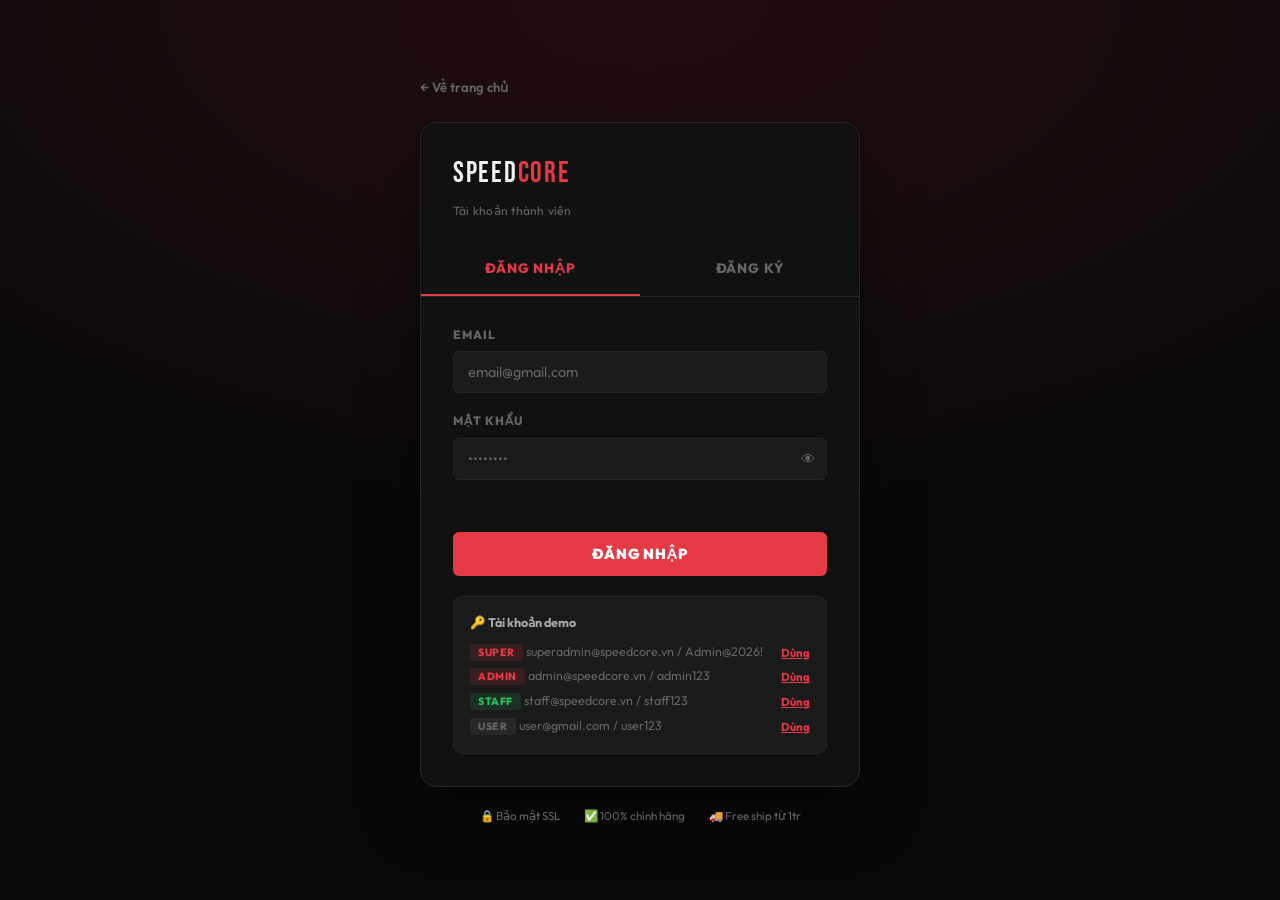
<file: login.html>
<!DOCTYPE html>
<html lang="vi">
<head>
  <meta charset="UTF-8">
  <meta name="viewport" content="width=device-width, initial-scale=1.0">
  <title>Đăng nhập | SpeedCore</title>
  <link rel="stylesheet" href="assets/css/style.css">
</head>
<body>

<div class="login-page">
  <div style="width:100%; max-width:440px;">

    <!-- Back link -->
    <a href="index.html" style="display:inline-flex; align-items:center; gap:6px; color:var(--text3); font-size:.82rem; font-weight:600; margin-bottom:24px; transition:color .15s;"
       onmouseover="this.style.color='var(--accent)'" onmouseout="this.style.color='var(--text3)'">
      ← Về trang chủ
    </a>

    <div class="login-card">
      <div class="login-card__logo">
        SPEED<span>CORE</span>
        <div style="font-size:.75rem; font-weight:400; color:var(--text3); font-family:'Outfit',sans-serif; margin-top:4px; letter-spacing:.02em;">
          Tài khoản thành viên
        </div>
      </div>

      <!-- Tabs -->
      <div class="login-card__tabs">
        <div class="login-card__tab active" id="tab-login" onclick="switchTab('login')">ĐĂNG NHẬP</div>
        <div class="login-card__tab" id="tab-register" onclick="switchTab('register')">ĐĂNG KÝ</div>
      </div>

      <div class="login-card__body">

        <!-- Login Form -->
        <div id="form-login" class="auth-form active">
          <div class="field-group">
            <label>Email</label>
            <input type="email" id="login-email" placeholder="email@gmail.com"
                   onkeydown="if(event.key==='Enter') handleLogin()">
            <div class="field-error" id="err-login-email">Vui lòng nhập email</div>
          </div>
          <div class="field-group">
            <label>Mật khẩu</label>
            <div style="position:relative;">
              <input type="password" id="login-pass" placeholder="••••••••"
                     onkeydown="if(event.key==='Enter') handleLogin()"
                     style="padding-right:44px;">
              <button onclick="togglePass('login-pass',this)"
                      style="position:absolute;right:12px;top:50%;transform:translateY(-50%);background:none;border:none;color:var(--text3);cursor:pointer;font-size:.9rem;padding:0;">👁</button>
            </div>
            <div class="field-error" id="err-login-pass">Vui lòng nhập mật khẩu</div>
          </div>

          <div id="login-msg" style="color:var(--accent); font-size:.8rem; text-align:center; min-height:18px; margin-bottom:8px;"></div>

          <button class="btn-auth" onclick="handleLogin()">ĐĂNG NHẬP</button>

          <!-- Demo Accounts -->
          <div class="demo-accounts" style="margin-top:20px;">
            <strong>🔑 Tài khoản demo</strong>

            <div class="demo-row">
              <span><span class="demo-badge">SUPER</span> superadmin@speedcore.vn / Admin@2026!</span>
              <button class="demo-fill-btn" onclick="fillDemo('superadmin@speedcore.vn','Admin@2026!')">Dùng</button>
            </div>
            <div class="demo-row">
              <span><span class="demo-badge" style="background:rgba(230,57,70,.15);color:var(--accent);">ADMIN</span> admin@speedcore.vn / admin123</span>
              <button class="demo-fill-btn" onclick="fillDemo('admin@speedcore.vn','admin123')">Dùng</button>
            </div>
            <div class="demo-row">
              <span><span class="demo-badge" style="background:rgba(34,197,94,.12);color:var(--green);">STAFF</span> staff@speedcore.vn / staff123</span>
              <button class="demo-fill-btn" onclick="fillDemo('staff@speedcore.vn','staff123')">Dùng</button>
            </div>
            <div class="demo-row">
              <span><span class="demo-badge" style="background:rgba(255,255,255,.06);color:var(--text3);">USER</span> user@gmail.com / user123</span>
              <button class="demo-fill-btn" onclick="fillDemo('user@gmail.com','user123')">Dùng</button>
            </div>
          </div>
        </div>

        <!-- Register Form -->
        <div id="form-register" class="auth-form">
          <div class="field-group">
            <label>Họ và tên *</label>
            <input type="text" id="reg-name" placeholder="Nguyễn Văn A"
                   onkeydown="if(event.key==='Enter') handleRegister()">
            <div class="field-error" id="err-reg-name">Vui lòng nhập họ tên (ít nhất 2 ký tự)</div>
          </div>
          <div class="field-group">
            <label>Email *</label>
            <input type="email" id="reg-email" placeholder="email@gmail.com"
                   onkeydown="if(event.key==='Enter') handleRegister()">
            <div class="field-error" id="err-reg-email">Email không hợp lệ hoặc đã tồn tại</div>
          </div>
          <div class="field-group">
            <label>Mật khẩu *</label>
            <div style="position:relative;">
              <input type="password" id="reg-pass" placeholder="Ít nhất 6 ký tự"
                     onkeydown="if(event.key==='Enter') handleRegister()"
                     style="padding-right:44px;">
              <button onclick="togglePass('reg-pass',this)"
                      style="position:absolute;right:12px;top:50%;transform:translateY(-50%);background:none;border:none;color:var(--text3);cursor:pointer;font-size:.9rem;padding:0;">👁</button>
            </div>
            <div class="field-error" id="err-reg-pass">Mật khẩu ít nhất 6 ký tự</div>
          </div>
          <div class="field-group">
            <label>Xác nhận mật khẩu *</label>
            <input type="password" id="reg-confirm" placeholder="Nhập lại mật khẩu"
                   onkeydown="if(event.key==='Enter') handleRegister()">
            <div class="field-error" id="err-reg-confirm">Mật khẩu xác nhận không khớp</div>
          </div>

          <div id="register-msg" style="color:var(--accent); font-size:.8rem; text-align:center; min-height:18px; margin-bottom:8px;"></div>

          <button class="btn-auth" onclick="handleRegister()">TẠO TÀI KHOẢN</button>
          <p style="text-align:center; margin-top:16px; font-size:.78rem; color:var(--text3);">
            Đã có tài khoản? <a href="#" onclick="switchTab('login'); return false;" style="color:var(--accent); font-weight:700;">Đăng nhập ngay</a>
          </p>
        </div>

      </div>
    </div>

    <!-- Trust badges -->
    <div style="display:flex; justify-content:center; gap:24px; margin-top:20px; font-size:.72rem; color:var(--text3);">
      <span>🔒 Bảo mật SSL</span>
      <span>✅ 100% chính hãng</span>
      <span>🚚 Free ship từ 1tr</span>
    </div>
  </div>
</div>

<script src="assets/js/sc.js"></script>
<script>
  // Redirect if already logged in
  const _me = sc.auth.current();
  if (_me) {
    window.location.href = sc.auth.isAdmin() ? 'admin.html' : 'index.html';
  }

  function switchTab(tab) {
    ['login','register'].forEach(t => {
      document.getElementById('tab-' + t).classList.toggle('active', t === tab);
      document.getElementById('form-' + t).classList.toggle('active', t === tab);
    });
    document.getElementById('login-msg').textContent = '';
    document.getElementById('register-msg').textContent = '';
    clearErrors();
  }

  function clearErrors() {
    document.querySelectorAll('.field-error').forEach(e => e.classList.remove('show'));
    document.querySelectorAll('.field-group').forEach(g => g.classList.remove('has-error'));
  }

  function showFieldError(id, errId) {
    document.getElementById(id).closest('.field-group').classList.add('has-error');
    document.getElementById(errId).classList.add('show');
  }

  function togglePass(inputId, btn) {
    const input = document.getElementById(inputId);
    if (input.type === 'password') { input.type = 'text'; btn.textContent = '🙈'; }
    else { input.type = 'password'; btn.textContent = '👁'; }
  }

  function fillDemo(email, pass) {
    document.getElementById('login-email').value = email;
    document.getElementById('login-pass').value  = pass;
    document.getElementById('login-msg').textContent = '';
  }

  function handleLogin() {
    clearErrors();
    const email = document.getElementById('login-email').value.trim();
    const pass  = document.getElementById('login-pass').value;
    let valid = true;
    if (!email) { showFieldError('login-email', 'err-login-email'); valid = false; }
    if (!pass)  { showFieldError('login-pass', 'err-login-pass'); valid = false; }
    if (!valid) return;

    const btn = document.querySelector('#form-login .btn-auth');
    btn.textContent = 'Đang đăng nhập...';
    btn.disabled = true;

    // Simulate slight delay for UX
    setTimeout(() => {
      try {
        const user = sc.auth.login(email, pass);
        sc.ui.toast(`👋 Chào mừng, <b>${user.name}</b>!`);
        setTimeout(() => {
          const redirect = new URLSearchParams(location.search).get('from');
          if (redirect) window.location.href = decodeURIComponent(redirect);
          else if (sc.auth.isAdmin()) window.location.href = 'admin.html';
          else window.location.href = 'index.html';
        }, 800);
      } catch(e) {
        document.getElementById('login-msg').textContent = '❌ ' + e.message;
        btn.textContent = 'ĐĂNG NHẬP';
        btn.disabled = false;
      }
    }, 400);
  }

  function handleRegister() {
    clearErrors();
    const name    = document.getElementById('reg-name').value.trim();
    const email   = document.getElementById('reg-email').value.trim();
    const pass    = document.getElementById('reg-pass').value;
    const confirm = document.getElementById('reg-confirm').value;
    let valid = true;

    if (name.length < 2)  { showFieldError('reg-name',    'err-reg-name');    valid = false; }
    if (!email.includes('@')) { showFieldError('reg-email','err-reg-email');   valid = false; }
    if (pass.length < 6)  { showFieldError('reg-pass',    'err-reg-pass');    valid = false; }
    if (pass !== confirm) { showFieldError('reg-confirm', 'err-reg-confirm'); valid = false; }
    if (!valid) return;

    try {
      sc.auth.register(name, email, pass);
      sc.ui.toast('🎉 Đăng ký thành công! Hãy đăng nhập.');
      // Pre-fill login form
      document.getElementById('login-email').value = email;
      document.getElementById('login-pass').value  = pass;
      switchTab('login');
    } catch(e) {
      showFieldError('reg-email', 'err-reg-email');
      document.getElementById('err-reg-email').textContent = e.message;
      document.getElementById('register-msg').textContent = '❌ ' + e.message;
    }
  }
</script>
</body>
</html>
</file>
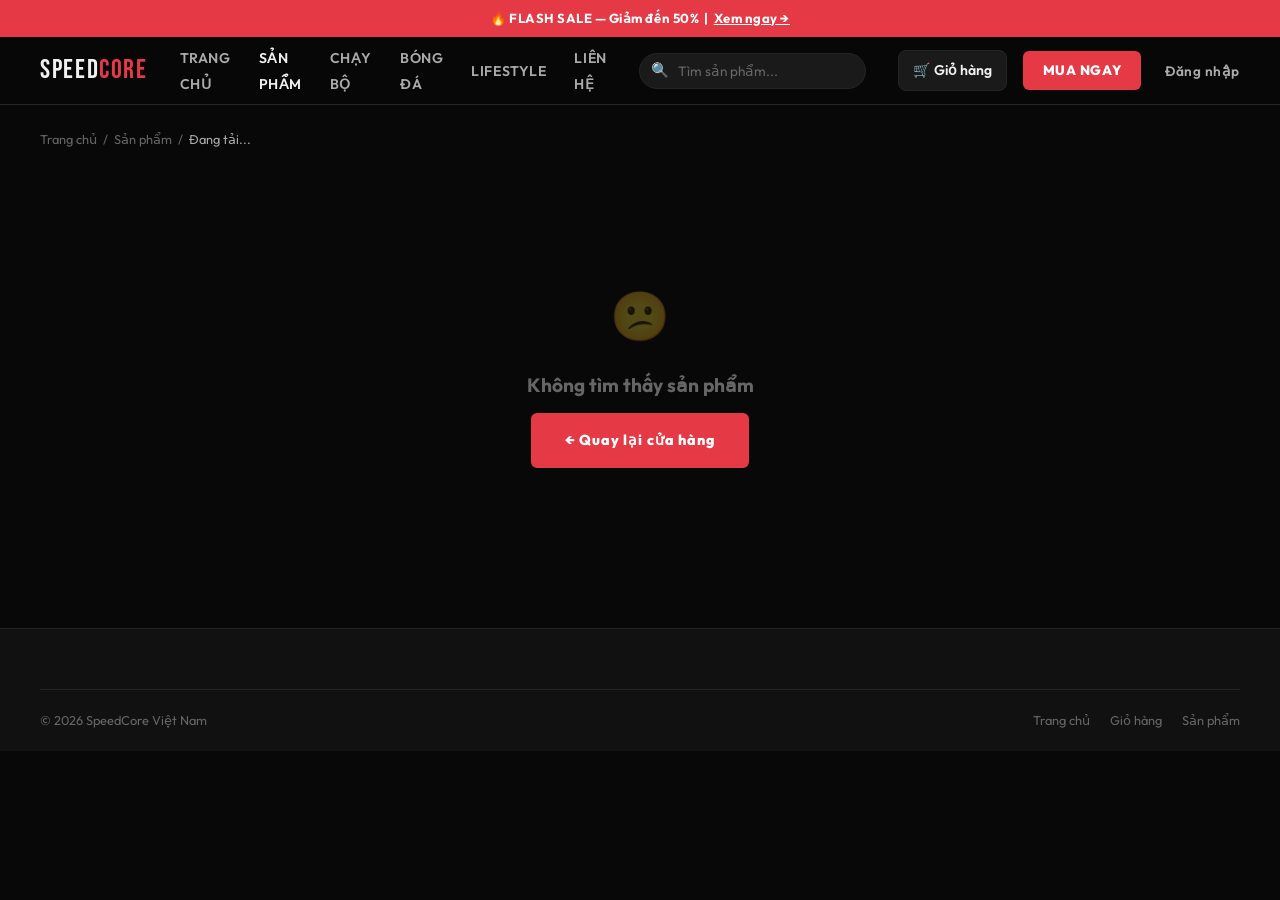
<file: product.html>
<!DOCTYPE html>
<html lang="vi">
<head>
  <meta charset="UTF-8">
  <meta name="viewport" content="width=device-width, initial-scale=1.0">
  <title>Chi tiết sản phẩm | SpeedCore</title>
  <link rel="stylesheet" href="assets/css/style.css">
</head>
<body>

<div class="topbar">🔥 FLASH SALE — Giảm đến 50% &nbsp;|&nbsp; <a href="shop.html">Xem ngay →</a></div>

<header class="header">
  <a href="index.html" class="logo">SPEED<span>CORE</span></a>
  <ul class="menu">
    <li><a href="index.html">Trang chủ</a></li>
    <li><a href="shop.html" class="active">Sản phẩm</a></li>
    <li><a href="shop.html?cat=running">Chạy bộ</a></li>
    <li><a href="shop.html?cat=football">Bóng đá</a></li>
    <li><a href="shop.html?cat=lifestyle">Lifestyle</a></li>
    <li><a href="contact.html">Liên hệ</a></li>
  </ul>
  <div class="header-search">
    <span class="header-search__icon">🔍</span>
    <input type="search" placeholder="Tìm sản phẩm..."
           onkeydown="if(event.key==='Enter') window.location.href='shop.html?q='+this.value">
  </div>
  <div class="header-actions">
    <a href="cart.html" class="cart-btn">🛒 Giỏ hàng <span class="cart-count" id="cart-count">0</span></a>
    <a href="shop.html" class="btn-header-cta">MUA NGAY</a>
    <div id="auth-zone" style="margin-left:8px;"></div>
  </div>
</header>

<!-- Breadcrumb -->
<div class="container" style="padding-top:24px;">
  <div style="font-size:.8rem; color:var(--text3); display:flex; gap:6px; align-items:center;">
    <a href="index.html" style="color:var(--text3); transition:color .15s;" onmouseover="this.style.color='var(--accent)'" onmouseout="this.style.color='var(--text3)'">Trang chủ</a>
    <span>/</span>
    <a href="shop.html" style="color:var(--text3); transition:color .15s;" onmouseover="this.style.color='var(--accent)'" onmouseout="this.style.color='var(--text3)'">Sản phẩm</a>
    <span>/</span>
    <span id="breadcrumb-name" style="color:var(--text2);">Đang tải...</span>
  </div>
</div>

<!-- Product Detail -->
<div class="container">
  <div class="product-detail" id="product-detail">
    <!-- Loaded by JS -->
    <div style="grid-column:1/-1; text-align:center; padding:80px 0; color:var(--text3);">
      <div style="font-size:2rem; margin-bottom:12px; opacity:.3;">👟</div>
      Đang tải sản phẩm...
    </div>
  </div>
</div>

<!-- Related Products -->
<section class="section" id="related-section" style="display:none;">
  <div class="container">
    <div class="section-head">
      <div>
        <h2 class="section-title">SẢN PHẨM <span>LIÊN QUAN</span></h2>
        <p class="section-sub">Có thể bạn cũng thích</p>
      </div>
      <a href="shop.html">Xem tất cả →</a>
    </div>
    <div id="related-list"></div>
  </div>
</section>

<footer class="main-footer">
  <div class="container">
    <div class="footer-bottom">
      <div>© 2026 SpeedCore Việt Nam</div>
      <div class="footer-bottom-links">
        <a href="index.html">Trang chủ</a>
        <a href="cart.html">Giỏ hàng</a>
        <a href="shop.html">Sản phẩm</a>
      </div>
    </div>
  </div>
</footer>

<script src="assets/js/sc.js"></script>
<script src="assets/js/shop.js"></script>
<script>
  let _selectedSize = null;
  let _currentProduct = null;

  document.addEventListener('DOMContentLoaded', () => {
    const id = Number(new URLSearchParams(location.search).get('id'));
    const p = sc.products.getById(id);
    const detail = document.getElementById('product-detail');

    if (!p) {
      detail.innerHTML = `
        <div style="grid-column:1/-1; text-align:center; padding:80px 0; color:var(--text3);">
          <div style="font-size:3rem; opacity:.3; margin-bottom:16px;">😕</div>
          <h2 style="font-size:1.2rem; margin-bottom:12px;">Không tìm thấy sản phẩm</h2>
          <a href="shop.html" class="btn--primary">← Quay lại cửa hàng</a>
        </div>`;
      return;
    }

    _currentProduct = p;
    document.title = `${p.name} | SpeedCore`;
    document.getElementById('breadcrumb-name').textContent = p.name;

    const disc = p.originalPrice ? Math.round((1 - p.price / p.originalPrice) * 100) : 0;
    const badgeMap = { hot:'🔥 HOT', new:'✨ NEW', sale:`-${disc}%` };

    detail.innerHTML = `
      <!-- Gallery -->
      <div class="product-gallery">
        <div class="product-gallery__main">
          <img src="${p.img}" alt="${p.name}" id="main-img">
        </div>
        <div class="product-gallery__thumbs">
          <div class="product-gallery__thumb active" onclick="setMainImg('${p.img}', this)">
            <img src="${p.img}" alt="">
          </div>
          <div class="product-gallery__thumb" onclick="setMainImg('https://images.unsplash.com/photo-1542291026-7eec264c27ff?w=400&q=60', this)">
            <img src="https://images.unsplash.com/photo-1542291026-7eec264c27ff?w=200&q=60" alt="">
          </div>
          <div class="product-gallery__thumb" onclick="setMainImg('https://images.unsplash.com/photo-1600269452121-4f2416e55c28?w=400&q=60', this)">
            <img src="https://images.unsplash.com/photo-1600269452121-4f2416e55c28?w=200&q=60" alt="">
          </div>
        </div>
      </div>

      <!-- Info -->
      <div class="product-info">
        ${p.badge ? `<div style="margin-bottom:12px;"><span class="product-card__badge badge--${p.badge}" style="position:relative;top:auto;left:auto;">${badgeMap[p.badge]||p.badge}</span></div>` : ''}
        <div class="product-info__brand">${p.brand.toUpperCase()}</div>
        <h1 class="product-info__name">${p.name}</h1>
        <div class="product-info__rating">
          <span class="stars" style="font-size:1.1rem;">${sc.ui.stars(p.rating)}</span>
          <span style="font-weight:700;">${p.rating}</span>
          <span style="color:var(--text3);">(${p.reviews} đánh giá)</span>
          ${p.stock > 0 ? `<span style="color:var(--green);font-weight:700;font-size:.82rem;">✓ Còn hàng${p.stock <= 5 ? ` (${p.stock} cái)` : ''}</span>` : `<span style="color:var(--text3);font-weight:700;font-size:.82rem;">Tạm hết hàng</span>`}
        </div>

        <div class="product-info__pricing">
          <span class="product-info__price">${sc.ui.fmt(p.price)}</span>
          ${p.originalPrice ? `<span class="product-info__original">${sc.ui.fmt(p.originalPrice)}</span>` : ''}
          ${disc > 0 ? `<span class="product-info__disc">-${disc}%</span>` : ''}
        </div>

        <p class="product-info__desc">${p.desc || 'Sản phẩm chính hãng được phân phối độc quyền bởi SpeedCore.'}</p>

        <div class="size-label">
          <span>CHỌN SIZE</span>
          <a href="#">Hướng dẫn chọn size →</a>
        </div>
        <div class="size-grid-inline" id="size-grid">
          ${p.sizes.map(s => `<button class="size-btn-inline" onclick="selectSize(${s}, this)">${s}</button>`).join('')}
        </div>

        <div class="product-actions">
          ${p.stock > 0
            ? `<button class="btn-add-to-cart" onclick="addToCartFromDetail()">🛒 THÊM VÀO GIỎ</button>`
            : `<button class="btn-add-to-cart" style="background:#444;cursor:not-allowed;" disabled>HẾT HÀNG</button>`}
          <button class="btn-wishlist-full" onclick="wishlistFromDetail(this)" title="Yêu thích">♡</button>
        </div>

        <div class="product-meta">
          <div class="product-meta__item"><span>✅</span><span>Hàng chính hãng 100%</span></div>
          <div class="product-meta__item"><span>🚚</span><span>Giao nhanh 2–4h nội thành, 1–3 ngày toàn quốc</span></div>
          <div class="product-meta__item"><span>🔄</span><span>Đổi trả miễn phí trong 30 ngày</span></div>
          <div class="product-meta__item"><span>🔒</span><span>Thanh toán bảo mật, có COD</span></div>
        </div>
      </div>`;

    // Load related
    const related = sc.products.getAll()
      .filter(x => (x.category === p.category || x.brand === p.brand) && x.id !== p.id)
      .slice(0, 4);
    if (related.length > 0) {
      renderProducts(related, 'related-list');
      document.getElementById('related-section').style.display = '';
    }
  });

  function setMainImg(src, thumb) {
    document.getElementById('main-img').src = src;
    document.querySelectorAll('.product-gallery__thumb').forEach(t => t.classList.remove('active'));
    thumb.classList.add('active');
  }

  function selectSize(size, btn) {
    _selectedSize = size;
    document.querySelectorAll('.size-btn-inline').forEach(b => b.classList.remove('selected'));
    btn.classList.add('selected');
  }

  function addToCartFromDetail() {
    if (!_selectedSize) {
      sc.ui.toast('Vui lòng chọn size trước!', 'warn');
      document.getElementById('size-grid')?.classList.add('shake');
      setTimeout(() => document.getElementById('size-grid')?.classList.remove('shake'), 500);
      return;
    }
    sc.cart.add(_currentProduct.id, _selectedSize);
  }

  function wishlistFromDetail(btn) {
    const wl = JSON.parse(localStorage.getItem('sc_wishlist') || '[]');
    const id = _currentProduct?.id;
    const idx = wl.indexOf(id);
    if (idx >= 0) {
      wl.splice(idx, 1);
      btn.textContent = '♡';
      sc.ui.toast('Đã xoá khỏi yêu thích', 'info');
    } else {
      wl.push(id);
      btn.textContent = '♥';
      btn.style.color = 'var(--accent)';
      sc.ui.toast('Đã thêm vào yêu thích ♥');
    }
    localStorage.setItem('sc_wishlist', JSON.stringify(wl));
  }
</script>
<style>
  @keyframes shake {
    0%,100%{transform:translateX(0)}
    20%{transform:translateX(-6px)}
    40%{transform:translateX(6px)}
    60%{transform:translateX(-4px)}
    80%{transform:translateX(4px)}
  }
  .shake { animation: shake .4s ease; }
</style>
</body>
</html>
</file>
<file: assets/css/style.css>
/* ── Google Fonts ── */
@import url('https://fonts.googleapis.com/css2?family=Bebas+Neue&family=Outfit:wght@300;400;500;600;700;800;900&display=swap');

/* ── Variables ── */
:root {
  --bg:      #080808;
  --bg2:     #111111;
  --bg3:     #1a1a1a;
  --bg4:     #222222;
  --accent:  #e63946;
  --accent2: #ff6b35;
  --gold:    #f4b942;
  --green:   #22c55e;
  --text:    #f0f0f0;
  --text2:   #aaaaaa;
  --text3:   #666666;
  --border:  #252525;
  --card:    #131313;
  --radius:  6px;
  --shadow:  0 4px 24px rgba(0,0,0,.4);
}

/* ── Reset ── */
*, *::before, *::after { box-sizing: border-box; margin: 0; padding: 0; }
html { scroll-behavior: smooth; }
body {
  font-family: 'Outfit', sans-serif;
  background: var(--bg);
  color: var(--text);
  line-height: 1.6;
  overflow-x: hidden;
}
a { color: inherit; text-decoration: none; }
img { display: block; max-width: 100%; }
button { font-family: inherit; cursor: pointer; }
ul { list-style: none; }

/* ── Scrollbar ── */
::-webkit-scrollbar { width: 5px; }
::-webkit-scrollbar-track { background: var(--bg2); }
::-webkit-scrollbar-thumb { background: var(--accent); border-radius: 3px; }

/* ── Topbar ── */
.topbar {
  background: var(--accent);
  text-align: center;
  padding: 8px;
  font-size: .82rem;
  font-weight: 700;
  letter-spacing: .04em;
  color: #fff;
}
.topbar a { text-decoration: underline; }

/* ── Header ── */
.header {
  position: sticky;
  top: 0;
  z-index: 100;
  background: rgba(8,8,8,.95);
  backdrop-filter: blur(12px);
  border-bottom: 1px solid var(--border);
  padding: 0 40px;
  display: flex;
  align-items: center;
  height: 68px;
  gap: 32px;
}
.logo {
  font-family: 'Bebas Neue', sans-serif;
  font-size: 1.7rem;
  letter-spacing: .06em;
  color: var(--text);
  flex-shrink: 0;
}
.logo span { color: var(--accent); }
.logo.light { color: #fff; }

.menu {
  display: flex;
  gap: 28px;
  align-items: center;
  flex: 1;
}
.menu a {
  font-size: .88rem;
  font-weight: 600;
  color: var(--text2);
  letter-spacing: .04em;
  transition: color .15s;
  text-transform: uppercase;
}
.menu a:hover, .menu a.active { color: var(--text); }

.header-search {
  position: relative;
  flex: 1;
  max-width: 320px;
}
.header-search input {
  width: 100%;
  background: var(--bg3);
  border: 1px solid var(--border);
  border-radius: 24px;
  padding: 8px 16px 8px 38px;
  color: var(--text);
  font-size: .85rem;
  outline: none;
  font-family: inherit;
  transition: border-color .15s;
}
.header-search input:focus { border-color: var(--accent); }
.header-search input::placeholder { color: var(--text3); }
.header-search__icon {
  position: absolute;
  left: 12px; top: 50%;
  transform: translateY(-50%);
  color: var(--text3);
  font-size: .9rem;
}

.header-actions {
  display: flex;
  align-items: center;
  gap: 16px;
}
.cart-btn {
  position: relative;
  background: var(--bg3);
  border: 1px solid var(--border);
  border-radius: 8px;
  padding: 8px 14px;
  color: var(--text);
  font-size: .88rem;
  font-weight: 600;
  display: flex;
  align-items: center;
  gap: 8px;
  transition: border-color .15s;
}
.cart-btn:hover { border-color: var(--accent); }
.cart-count {
  background: var(--accent);
  color: #fff;
  border-radius: 10px;
  min-width: 20px;
  height: 20px;
  display: inline-flex;
  align-items: center;
  justify-content: center;
  font-size: .72rem;
  font-weight: 900;
  padding: 0 5px;
}
.btn-header-cta {
  background: var(--accent);
  color: #fff;
  border: none;
  border-radius: var(--radius);
  padding: 9px 20px;
  font-weight: 800;
  font-size: .85rem;
  letter-spacing: .04em;
  transition: background .15s;
}
.btn-header-cta:hover { background: #c1121f; }

/* ── Container ── */
.container {
  max-width: 1300px;
  margin: 0 auto;
  padding: 0 40px;
}

/* ── Section ── */
.section { padding: 80px 0; }
.section-title {
  font-family: 'Bebas Neue', sans-serif;
  font-size: 2.4rem;
  letter-spacing: .06em;
  margin-bottom: 8px;
}
.section-title span { color: var(--accent); }
.section-sub { color: var(--text2); font-size: .92rem; margin-bottom: 40px; }
.section-head {
  display: flex;
  justify-content: space-between;
  align-items: flex-end;
  margin-bottom: 36px;
}
.section-head a {
  color: var(--accent);
  font-size: .85rem;
  font-weight: 700;
  letter-spacing: .04em;
  border-bottom: 1px solid transparent;
  transition: border-color .15s;
}
.section-head a:hover { border-color: var(--accent); }

/* ── Hero ── */
.hero {
  position: relative;
  min-height: 88vh;
  display: flex;
  align-items: center;
  overflow: hidden;
  background: var(--bg2);
}
.hero__bg {
  position: absolute;
  inset: 0;
  background:
    radial-gradient(ellipse 60% 80% at 70% 50%, rgba(230,57,70,.15), transparent),
    radial-gradient(ellipse 40% 60% at 20% 80%, rgba(255,107,53,.08), transparent);
}
.hero__noise {
  position: absolute;
  inset: 0;
  opacity: .03;
  background-image: url("data:image/svg+xml,%3Csvg viewBox='0 0 256 256' xmlns='http://www.w3.org/2000/svg'%3E%3Cfilter id='noise'%3E%3CfeTurbulence type='fractalNoise' baseFrequency='0.9' numOctaves='4' stitchTiles='stitch'/%3E%3C/filter%3E%3Crect width='100%25' height='100%25' filter='url(%23noise)'/%3E%3C/svg%3E");
}
.hero__inner {
  position: relative;
  display: grid;
  grid-template-columns: 1fr 1fr;
  align-items: center;
  gap: 60px;
  padding: 60px 40px;
  max-width: 1300px;
  margin: 0 auto;
  width: 100%;
}
.hero__tag {
  display: inline-block;
  background: var(--accent);
  color: #fff;
  font-size: .75rem;
  font-weight: 800;
  letter-spacing: .12em;
  padding: 5px 14px;
  border-radius: 2px;
  margin-bottom: 20px;
  text-transform: uppercase;
}
.hero__title {
  font-family: 'Bebas Neue', sans-serif;
  font-size: clamp(3.5rem, 7vw, 6.5rem);
  line-height: .95;
  letter-spacing: .03em;
  margin-bottom: 24px;
}
.hero__title span { color: var(--accent); }
.hero__desc {
  font-size: 1rem;
  color: var(--text2);
  max-width: 420px;
  margin-bottom: 36px;
  line-height: 1.7;
}
.hero__btns { display: flex; gap: 14px; flex-wrap: wrap; }
.btn--primary {
  background: var(--accent);
  color: #fff;
  border: 2px solid var(--accent);
  border-radius: var(--radius);
  padding: 14px 32px;
  font-weight: 800;
  font-size: .9rem;
  letter-spacing: .06em;
  transition: background .15s, transform .1s;
  display: inline-block;
}
.btn--primary:hover { background: #c1121f; border-color: #c1121f; }
.btn--primary:active { transform: scale(.97); }
.btn--ghost {
  background: transparent;
  color: var(--text);
  border: 2px solid var(--border);
  border-radius: var(--radius);
  padding: 14px 32px;
  font-weight: 800;
  font-size: .9rem;
  letter-spacing: .06em;
  transition: border-color .15s;
  display: inline-block;
}
.btn--ghost:hover { border-color: var(--text2); }
.hero__stats {
  display: flex;
  gap: 32px;
  margin-top: 40px;
  padding-top: 32px;
  border-top: 1px solid var(--border);
}
.hero__stat-num {
  font-family: 'Bebas Neue', sans-serif;
  font-size: 2rem;
  color: var(--accent);
  letter-spacing: .04em;
}
.hero__stat-label { font-size: .78rem; color: var(--text3); text-transform: uppercase; letter-spacing: .06em; }
.hero__media { position: relative; }
.hero__img-wrap {
  position: relative;
  border-radius: 16px;
  overflow: hidden;
}
.hero__img-wrap img {
  width: 100%;
  height: 500px;
  object-fit: cover;
  filter: brightness(.9);
}
.hero__img-badge {
  position: absolute;
  background: rgba(8,8,8,.9);
  border: 1px solid var(--border);
  border-radius: 12px;
  padding: 12px 16px;
  backdrop-filter: blur(8px);
}
.hero__img-badge--tl { top: 20px; left: 20px; }
.hero__img-badge--br { bottom: 20px; right: 20px; }
.hero__img-badge .num {
  font-family: 'Bebas Neue', sans-serif;
  font-size: 1.4rem;
  color: var(--gold);
  line-height: 1;
}
.hero__img-badge .label { font-size: .72rem; color: var(--text2); }

/* ── Brand Marquee ── */
.brands-bar {
  background: var(--bg2);
  border-top: 1px solid var(--border);
  border-bottom: 1px solid var(--border);
  padding: 20px 0;
  overflow: hidden;
}
.brands-track {
  display: flex;
  gap: 60px;
  animation: marquee 20s linear infinite;
  width: max-content;
}
.brands-track:hover { animation-play-state: paused; }
@keyframes marquee {
  from { transform: translateX(0); }
  to   { transform: translateX(-50%); }
}
.brand-item {
  font-family: 'Bebas Neue', sans-serif;
  font-size: 1.3rem;
  letter-spacing: .12em;
  color: var(--text3);
  white-space: nowrap;
  transition: color .2s;
}
.brand-item:hover { color: var(--text); }
.brand-item span { color: var(--accent); margin-right: 8px; }

/* ── Flash Sale ── */
.flash-sale {
  background: linear-gradient(135deg, #1a0000, #2d0000);
  border: 1px solid rgba(230,57,70,.3);
  border-radius: 12px;
  padding: 32px 40px;
  display: flex;
  align-items: center;
  justify-content: space-between;
  gap: 32px;
  flex-wrap: wrap;
  margin-bottom: 60px;
}
.flash-sale__left {}
.flash-sale__tag {
  display: flex;
  align-items: center;
  gap: 8px;
  margin-bottom: 8px;
}
.flash-tag {
  background: var(--accent);
  color: #fff;
  font-size: .7rem;
  font-weight: 900;
  letter-spacing: .1em;
  padding: 3px 10px;
  border-radius: 2px;
}
.flash-sale__title {
  font-family: 'Bebas Neue', sans-serif;
  font-size: 2rem;
  letter-spacing: .04em;
  margin-bottom: 4px;
}
.flash-sale__sub { font-size: .85rem; color: var(--text2); }
.countdown {
  display: flex;
  gap: 12px;
  align-items: center;
}
.cd-block {
  background: var(--bg3);
  border: 1px solid var(--border);
  border-radius: 8px;
  padding: 12px 20px;
  text-align: center;
  min-width: 70px;
}
.cd-block .cd-num {
  font-family: 'Bebas Neue', sans-serif;
  font-size: 2.2rem;
  line-height: 1;
  color: var(--accent);
}
.cd-block .cd-label { font-size: .68rem; color: var(--text3); text-transform: uppercase; letter-spacing: .06em; margin-top: 4px; }
.cd-sep { font-family: 'Bebas Neue', sans-serif; font-size: 2rem; color: var(--accent); opacity: .5; }
.flash-sale__cta {
  background: var(--accent);
  color: #fff;
  border: none;
  border-radius: var(--radius);
  padding: 14px 32px;
  font-weight: 800;
  font-size: .9rem;
  letter-spacing: .06em;
  display: inline-block;
  text-transform: uppercase;
  transition: background .15s;
}
.flash-sale__cta:hover { background: #c1121f; }

/* ── Category Cards ── */
.cat-grid {
  display: grid;
  grid-template-columns: repeat(4, 1fr);
  gap: 16px;
  margin-bottom: 60px;
}
.cat-card {
  position: relative;
  height: 200px;
  border-radius: 10px;
  overflow: hidden;
  display: flex;
  align-items: flex-end;
  cursor: pointer;
  border: 1px solid var(--border);
  transition: transform .2s;
}
.cat-card:hover { transform: translateY(-4px); }
.cat-card__bg {
  position: absolute;
  inset: 0;
  background-size: cover;
  background-position: center;
  transition: transform .4s;
  filter: brightness(.5);
}
.cat-card:hover .cat-card__bg { transform: scale(1.06); }
.cat-card__body {
  position: relative;
  padding: 20px;
  width: 100%;
}
.cat-card__icon { font-size: 1.5rem; margin-bottom: 6px; }
.cat-card__name {
  font-family: 'Bebas Neue', sans-serif;
  font-size: 1.3rem;
  letter-spacing: .06em;
  line-height: 1;
}
.cat-card__count { font-size: .75rem; color: rgba(255,255,255,.6); margin-top: 3px; }

/* ── Products Grid ── */
.products-grid {
  display: grid;
  grid-template-columns: repeat(4, 1fr);
  gap: 20px;
}
.product-card {
  background: var(--card);
  border: 1px solid var(--border);
  border-radius: 10px;
  overflow: hidden;
  transition: transform .2s, border-color .2s;
}
.product-card:hover { transform: translateY(-4px); border-color: #333; }

.product-card__img-wrap {
  position: relative;
  display: block;
  overflow: hidden;
  aspect-ratio: 4/3;
  background: var(--bg3);
}
.product-card__img-wrap img {
  width: 100%; height: 100%;
  object-fit: cover;
  transition: transform .4s;
}
.product-card:hover .product-card__img-wrap img { transform: scale(1.06); }

.product-card__badge {
  position: absolute;
  top: 12px; left: 12px;
  font-size: .7rem;
  font-weight: 900;
  letter-spacing: .06em;
  padding: 4px 10px;
  border-radius: 3px;
  z-index: 1;
}
.badge--hot { background: var(--accent); color: #fff; }
.badge--new { background: var(--green); color: #fff; }
.badge--sale { background: var(--gold); color: #000; }

.product-card__overlay {
  position: absolute;
  inset: 0;
  background: rgba(0,0,0,.5);
  display: flex;
  align-items: center;
  justify-content: center;
  opacity: 0;
  transition: opacity .2s;
}
.product-card:hover .product-card__overlay { opacity: 1; }
.btn-quick-add {
  background: var(--accent);
  color: #fff;
  border: none;
  border-radius: var(--radius);
  padding: 10px 20px;
  font-weight: 800;
  font-size: .78rem;
  letter-spacing: .06em;
  transition: background .15s;
}
.btn-quick-add:hover { background: #c1121f; }

.product-card__body { padding: 16px; }
.product-card__brand {
  font-size: .7rem;
  font-weight: 800;
  color: var(--accent);
  letter-spacing: .1em;
  margin-bottom: 5px;
}
.product-card__name {
  font-weight: 700;
  font-size: .9rem;
  margin-bottom: 8px;
  line-height: 1.3;
  color: var(--text);
}
.product-card__rating {
  display: flex;
  align-items: center;
  gap: 6px;
  margin-bottom: 10px;
}
.stars { color: var(--gold); font-size: .78rem; }
.rev-count { font-size: .72rem; color: var(--text3); }
.product-card__pricing {
  display: flex;
  align-items: baseline;
  gap: 8px;
  margin-bottom: 12px;
  flex-wrap: wrap;
}
.price-current { font-weight: 800; font-size: 1rem; color: var(--text); }
.price-original { font-size: .78rem; color: var(--text3); text-decoration: line-through; }
.price-disc { font-size: .72rem; background: rgba(230,57,70,.15); color: var(--accent); padding: 2px 6px; border-radius: 3px; font-weight: 700; }
.btn-add {
  width: 100%;
  background: transparent;
  border: 1.5px solid var(--border);
  border-radius: var(--radius);
  color: var(--text);
  padding: 9px;
  font-weight: 700;
  font-size: .82rem;
  letter-spacing: .04em;
  transition: background .15s, border-color .15s;
}
.btn-add:hover { background: var(--accent); border-color: var(--accent); }

/* ── Full-width Banner ── */
.banner-full {
  position: relative;
  height: 420px;
  overflow: hidden;
  display: flex;
  align-items: center;
}
.banner-full__bg {
  position: absolute;
  inset: 0;
  background-size: cover;
  background-position: center;
  filter: brightness(.4);
}
.banner-full__content {
  position: relative;
  max-width: 1300px;
  margin: 0 auto;
  padding: 0 40px;
  width: 100%;
}
.banner-full__tag {
  display: inline-block;
  background: var(--accent);
  color: #fff;
  font-size: .72rem;
  font-weight: 800;
  letter-spacing: .12em;
  padding: 4px 12px;
  border-radius: 2px;
  margin-bottom: 16px;
}
.banner-full__title {
  font-family: 'Bebas Neue', sans-serif;
  font-size: clamp(2.5rem, 5vw, 4.5rem);
  letter-spacing: .04em;
  line-height: 1;
  margin-bottom: 16px;
  max-width: 600px;
}
.banner-full__sub {
  color: rgba(255,255,255,.7);
  font-size: .95rem;
  margin-bottom: 28px;
  max-width: 400px;
}

/* ── Dual Banner ── */
.banner-dual {
  display: grid;
  grid-template-columns: 1fr 1fr;
  gap: 20px;
}
.banner-card {
  position: relative;
  height: 280px;
  border-radius: 10px;
  overflow: hidden;
  display: flex;
  align-items: flex-end;
  transition: transform .2s;
}
.banner-card:hover { transform: translateY(-4px); }
.banner-card__bg {
  position: absolute;
  inset: 0;
  background-size: cover;
  background-position: center;
  filter: brightness(.45);
  transition: transform .4s;
}
.banner-card:hover .banner-card__bg { transform: scale(1.05); }
.banner-card__body {
  position: relative;
  padding: 24px;
  width: 100%;
}
.banner-card__tag {
  font-size: .7rem;
  font-weight: 800;
  color: var(--accent);
  letter-spacing: .1em;
  text-transform: uppercase;
  margin-bottom: 6px;
}
.banner-card__title {
  font-family: 'Bebas Neue', sans-serif;
  font-size: 1.6rem;
  letter-spacing: .04em;
  line-height: 1;
  margin-bottom: 4px;
}
.banner-card__sub { font-size: .82rem; color: rgba(255,255,255,.65); margin-bottom: 14px; }
.banner-card a {
  display: inline-block;
  background: #fff;
  color: #000;
  font-weight: 800;
  font-size: .78rem;
  letter-spacing: .06em;
  padding: 8px 18px;
  border-radius: var(--radius);
  transition: background .15s;
}
.banner-card a:hover { background: var(--accent); color: #fff; }

/* ── Why Us ── */
.why-grid {
  display: grid;
  grid-template-columns: repeat(4, 1fr);
  gap: 24px;
}
.why-card {
  background: var(--bg2);
  border: 1px solid var(--border);
  border-radius: 10px;
  padding: 28px 24px;
  text-align: center;
  transition: border-color .2s;
}
.why-card:hover { border-color: var(--accent); }
.why-card__icon { font-size: 2rem; margin-bottom: 14px; }
.why-card__title { font-weight: 800; font-size: .95rem; margin-bottom: 8px; }
.why-card__desc { font-size: .82rem; color: var(--text2); line-height: 1.6; }

/* ── Newsletter ── */
.newsletter {
  background: linear-gradient(135deg, var(--bg2), var(--bg3));
  border: 1px solid var(--border);
  border-radius: 12px;
  padding: 60px 40px;
  text-align: center;
}
.newsletter__title {
  font-family: 'Bebas Neue', sans-serif;
  font-size: 2.5rem;
  letter-spacing: .06em;
  margin-bottom: 10px;
}
.newsletter__title span { color: var(--accent); }
.newsletter__sub { color: var(--text2); font-size: .92rem; margin-bottom: 28px; }
.newsletter__form {
  display: flex;
  gap: 12px;
  max-width: 480px;
  margin: 0 auto;
}
.newsletter__form input {
  flex: 1;
  background: var(--bg4);
  border: 1px solid var(--border);
  border-radius: var(--radius);
  padding: 12px 16px;
  color: var(--text);
  font-size: .9rem;
  outline: none;
  font-family: inherit;
  transition: border-color .15s;
}
.newsletter__form input:focus { border-color: var(--accent); }
.newsletter__form input::placeholder { color: var(--text3); }
.newsletter__form button {
  background: var(--accent);
  color: #fff;
  border: none;
  border-radius: var(--radius);
  padding: 12px 24px;
  font-weight: 800;
  letter-spacing: .06em;
  font-size: .88rem;
  transition: background .15s;
  white-space: nowrap;
}
.newsletter__form button:hover { background: #c1121f; }

/* ── Footer ── */
.main-footer {
  background: var(--bg2);
  border-top: 1px solid var(--border);
  padding: 60px 0 0;
}
.footer-grid {
  display: grid;
  grid-template-columns: 2fr 1fr 1fr 1fr;
  gap: 48px;
  margin-bottom: 48px;
}
.footer-brand .logo { font-size: 2rem; margin-bottom: 14px; }
.footer-brand p { font-size: .85rem; color: var(--text2); line-height: 1.7; max-width: 280px; }
.footer-col__title {
  font-weight: 800;
  font-size: .82rem;
  letter-spacing: .1em;
  text-transform: uppercase;
  color: var(--text);
  margin-bottom: 18px;
}
.footer-col__list li { margin-bottom: 10px; }
.footer-col__list a {
  font-size: .85rem;
  color: var(--text2);
  transition: color .15s;
}
.footer-col__list a:hover { color: var(--accent); }
.footer-social { display: flex; gap: 10px; margin-top: 20px; }
.social-btn {
  width: 36px; height: 36px;
  background: var(--bg3);
  border: 1px solid var(--border);
  border-radius: 8px;
  display: grid; place-items: center;
  font-size: .9rem;
  color: var(--text2);
  transition: background .15s, color .15s;
}
.social-btn:hover { background: var(--accent); color: #fff; border-color: var(--accent); }
.footer-contact-info { margin-top: 18px; }
.footer-contact-info p { font-size: .82rem; color: var(--text2); margin-bottom: 8px; display: flex; align-items: center; gap: 8px; }
.footer-map iframe { border-radius: 8px; margin-top: 12px; filter: brightness(.7) grayscale(.3); }
.footer-bottom {
  border-top: 1px solid var(--border);
  padding: 20px 0;
  display: flex;
  justify-content: space-between;
  align-items: center;
  font-size: .8rem;
  color: var(--text3);
  flex-wrap: wrap;
  gap: 12px;
}
.footer-bottom-links { display: flex; gap: 20px; }
.footer-bottom-links a { color: var(--text3); transition: color .15s; }
.footer-bottom-links a:hover { color: var(--accent); }

/* ── Filter Bar (Shop) ── */
.filter-bar {
  background: var(--bg2);
  border: 1px solid var(--border);
  border-radius: 10px;
  padding: 20px 24px;
  display: flex;
  gap: 14px;
  flex-wrap: wrap;
  align-items: center;
  margin-bottom: 32px;
}
.filter-bar input,
.filter-bar select {
  background: var(--bg3);
  border: 1px solid var(--border);
  border-radius: var(--radius);
  color: var(--text);
  padding: 10px 14px;
  font-size: .85rem;
  font-family: inherit;
  outline: none;
  transition: border-color .15s;
}
.filter-bar input:focus,
.filter-bar select:focus { border-color: var(--accent); }
.filter-bar input { flex: 2; min-width: 200px; }
.filter-bar select { flex: 1; min-width: 150px; }
.filter-bar select option { background: var(--bg3); }
.filter-bar input::placeholder { color: var(--text3); }

/* ── Cart Page ── */
.checkout-container {
  display: grid;
  grid-template-columns: 1fr 380px;
  gap: 28px;
  padding: 48px 0;
  align-items: start;
}
.cart-section {
  background: var(--bg2);
  border: 1px solid var(--border);
  border-radius: 12px;
  overflow: hidden;
}
.cart-header {
  padding: 20px 24px;
  border-bottom: 1px solid var(--border);
  display: flex;
  align-items: center;
  justify-content: space-between;
}
.cart-header h2 { font-size: 1rem; font-weight: 800; letter-spacing: .04em; display: flex; align-items: center; gap: 8px; }
.cart-header h2 i { color: var(--accent); }
.btn-clear-cart {
  background: none;
  border: 1px solid var(--border);
  color: var(--text2);
  border-radius: var(--radius);
  padding: 6px 12px;
  font-size: .75rem;
  transition: border-color .15s, color .15s;
}
.btn-clear-cart:hover { border-color: var(--accent); color: var(--accent); }

.cart-item {
  display: grid;
  grid-template-columns: 80px 1fr auto auto auto auto;
  gap: 16px;
  align-items: center;
  padding: 18px 24px;
  border-bottom: 1px solid var(--border);
  animation: fadeIn .2s ease;
}
@keyframes fadeIn { from { opacity:0; transform:translateY(6px); } }
.cart-item:last-child { border-bottom: none; }
.cart-item__img { width: 80px; height: 80px; object-fit: cover; border-radius: 8px; background: var(--bg3); }
.cart-item__info {}
.cart-item__brand { font-size: .68rem; font-weight: 800; color: var(--accent); letter-spacing: .1em; }
.cart-item__name { font-weight: 700; font-size: .88rem; margin: 3px 0; }
.cart-item__size { font-size: .75rem; color: var(--text2); }
.cart-item__price { font-size: .88rem; color: var(--text2); white-space: nowrap; }
.cart-item__qty { display: flex; align-items: center; background: var(--bg3); border-radius: 6px; overflow: hidden; }
.cart-item__qty button { border: none; background: none; color: var(--text); width: 32px; height: 32px; font-size: 1rem; font-weight: 700; transition: background .15s; }
.cart-item__qty button:hover { background: var(--bg4); }
.cart-item__qty span { width: 36px; text-align: center; font-weight: 700; font-size: .9rem; }
.cart-item__sub { font-weight: 800; font-size: .95rem; white-space: nowrap; }
.cart-item__del { background: none; border: none; color: var(--text3); font-size: 1rem; padding: 6px; border-radius: 4px; transition: color .15s, background .15s; }
.cart-item__del:hover { color: var(--accent); background: rgba(230,57,70,.1); }

.cart-empty {
  display: flex;
  flex-direction: column;
  align-items: center;
  justify-content: center;
  padding: 60px 24px;
  text-align: center;
  color: var(--text3);
}
.cart-empty__icon { font-size: 3rem; margin-bottom: 14px; opacity: .4; }
.cart-empty a { color: var(--accent); font-weight: 700; margin-top: 12px; display: inline-block; }

.checkout-card {
  background: var(--bg2);
  border: 1px solid var(--border);
  border-radius: 12px;
  padding: 28px;
  position: sticky;
  top: 84px;
}
.checkout-card h3 { font-size: .9rem; font-weight: 800; letter-spacing: .04em; margin-bottom: 22px; }
.input-group { margin-bottom: 16px; }
.input-group label { display: block; font-size: .78rem; font-weight: 700; color: var(--text2); margin-bottom: 7px; letter-spacing: .04em; text-transform: uppercase; }
.input-group input {
  width: 100%;
  background: var(--bg3);
  border: 1px solid var(--border);
  border-radius: var(--radius);
  color: var(--text);
  padding: 10px 14px;
  font-size: .88rem;
  outline: none;
  font-family: inherit;
  transition: border-color .15s;
}
.input-group input:focus { border-color: var(--accent); }
.input-group input::placeholder { color: var(--text3); }
.coupon-section { margin-bottom: 20px; }
.coupon-section label { display: block; font-size: .78rem; font-weight: 700; color: var(--text2); margin-bottom: 7px; letter-spacing: .04em; text-transform: uppercase; }
.coupon-input { display: flex; gap: 8px; }
.coupon-input input {
  flex: 1;
  background: var(--bg3);
  border: 1px solid var(--border);
  border-radius: var(--radius);
  color: var(--text);
  padding: 10px 14px;
  font-size: .85rem;
  outline: none;
  font-family: inherit;
  transition: border-color .15s;
  text-transform: uppercase;
}
.coupon-input input:focus { border-color: var(--accent); }
.coupon-input input::placeholder { color: var(--text3); text-transform: none; }
.coupon-input button {
  background: var(--bg4);
  border: 1px solid var(--border);
  color: var(--text);
  border-radius: var(--radius);
  padding: 10px 16px;
  font-weight: 700;
  font-size: .82rem;
  transition: background .15s;
}
.coupon-input button:hover { background: var(--accent); border-color: var(--accent); }
#coupon-msg { font-size: .78rem; margin-top: 7px; min-height: 18px; }
hr { border: none; border-top: 1px solid var(--border); margin: 16px 0; }
.order-summary {}
.summary-line {
  display: flex;
  justify-content: space-between;
  margin-bottom: 12px;
  font-size: .88rem;
  color: var(--text2);
}
.summary-line span:last-child { font-weight: 600; color: var(--text); }
.summary-line.total { font-size: 1.05rem; font-weight: 800; margin-top: 4px; }
.summary-line.total span { color: var(--accent) !important; }
.btn-checkout {
  width: 100%;
  background: var(--accent);
  color: #fff;
  border: none;
  border-radius: var(--radius);
  padding: 15px;
  font-weight: 900;
  font-size: .92rem;
  letter-spacing: .06em;
  margin-top: 18px;
  transition: background .15s, transform .1s;
}
.btn-checkout:hover { background: #c1121f; }
.btn-checkout:active { transform: scale(.98); }
.back-to-shop {
  display: block;
  text-align: center;
  margin-top: 14px;
  color: var(--text3);
  font-size: .82rem;
  transition: color .15s;
}
.back-to-shop:hover { color: var(--accent); }

/* ── Checkout Page ── */
.checkout-layout {
  display: grid;
  grid-template-columns: 1fr 360px;
  gap: 28px;
  padding: 48px 0;
  align-items: start;
}
.form-card {
  background: var(--bg2);
  border: 1px solid var(--border);
  border-radius: 12px;
  overflow: hidden;
  margin-bottom: 20px;
}
.form-card__head {
  padding: 18px 24px;
  border-bottom: 1px solid var(--border);
  font-size: .78rem;
  font-weight: 800;
  letter-spacing: .1em;
  text-transform: uppercase;
  color: var(--text2);
  display: flex;
  align-items: center;
  gap: 8px;
}
.form-card__head span { color: var(--accent); }
.form-card__body { padding: 24px; }
.form-grid { display: grid; grid-template-columns: 1fr 1fr; gap: 16px; }
.form-grid .field--full { grid-column: 1/-1; }
.pay-option {
  border: 1.5px solid var(--border);
  border-radius: 8px;
  padding: 14px 16px;
  cursor: pointer;
  display: flex;
  gap: 12px;
  align-items: flex-start;
  margin-bottom: 10px;
  transition: border-color .15s;
}
.pay-option:has(input:checked) { border-color: var(--accent); background: rgba(230,57,70,.05); }
.pay-option input { accent-color: var(--accent); margin-top: 3px; flex-shrink: 0; }
.pay-option__label { font-weight: 700; font-size: .9rem; margin-bottom: 3px; }
.pay-option__desc { font-size: .78rem; color: var(--text2); }
.bank-info { display: none; margin-top: 12px; background: rgba(244,185,66,.06); border: 1px solid rgba(244,185,66,.2); border-radius: 8px; padding: 12px 14px; font-size: .82rem; line-height: 1.8; }
.bank-info.show { display: block; }

.order-card {
  background: var(--bg2);
  border: 1px solid var(--border);
  border-radius: 12px;
  overflow: hidden;
  position: sticky;
  top: 84px;
}
.order-card__head {
  padding: 16px 22px;
  border-bottom: 1px solid var(--border);
  font-size: .78rem;
  font-weight: 800;
  letter-spacing: .1em;
  text-transform: uppercase;
  color: var(--text2);
}
.order-items { padding: 0 22px; max-height: 300px; overflow-y: auto; }
.order-item { display: flex; gap: 12px; padding: 14px 0; border-bottom: 1px solid var(--border); align-items: center; }
.order-item:last-child { border-bottom: none; }
.order-item__img { width: 52px; height: 52px; object-fit: cover; border-radius: 6px; background: var(--bg3); flex-shrink: 0; }
.order-item__name { flex: 1; font-size: .83rem; font-weight: 600; line-height: 1.3; }
.order-item__size { font-size: .72rem; color: var(--text3); margin-top: 2px; }
.order-item__price { font-weight: 800; font-size: .88rem; white-space: nowrap; }
.order-totals { padding: 16px 22px; }
.total-row { display: flex; justify-content: space-between; font-size: .86rem; color: var(--text2); margin-bottom: 10px; }
.total-row span:last-child { font-weight: 600; color: var(--text); }
.total-final { display: flex; justify-content: space-between; font-size: 1.05rem; font-weight: 800; margin-top: 14px; padding-top: 12px; border-top: 1px solid var(--border); }
.total-final span:last-child { color: var(--accent); }
.btn-submit {
  display: block;
  width: calc(100% - 44px);
  margin: 0 22px 22px;
  padding: 15px;
  background: var(--accent);
  color: #fff;
  border: none;
  border-radius: var(--radius);
  font-weight: 900;
  font-size: .9rem;
  letter-spacing: .06em;
  transition: background .15s;
}
.btn-submit:hover { background: #c1121f; }

/* ── Size Modal ── */
.size-modal {
  position: fixed;
  inset: 0;
  background: rgba(0,0,0,.7);
  z-index: 9999;
  display: flex;
  align-items: center;
  justify-content: center;
  opacity: 0;
  pointer-events: none;
  transition: opacity .2s;
}
.size-modal.open { opacity: 1; pointer-events: all; }
.size-modal__box {
  background: var(--bg2);
  border: 1px solid var(--border);
  border-radius: 14px;
  padding: 28px;
  width: 380px;
  max-width: 90vw;
  animation: popIn .22s cubic-bezier(.34,1.56,.64,1);
}
@keyframes popIn { from { transform: scale(.88); opacity: 0; } }
.size-modal__head {
  display: flex;
  justify-content: space-between;
  align-items: center;
  margin-bottom: 6px;
  font-weight: 800;
  font-size: .95rem;
}
.size-modal__head button { background: none; border: none; color: var(--text3); font-size: 1.1rem; cursor: pointer; transition: color .15s; }
.size-modal__head button:hover { color: var(--accent); }
.size-grid {
  display: grid;
  grid-template-columns: repeat(4, 1fr);
  gap: 8px;
}
.size-btn {
  background: var(--bg3);
  border: 1.5px solid var(--border);
  border-radius: var(--radius);
  color: var(--text);
  padding: 10px;
  font-weight: 700;
  font-size: .85rem;
  transition: background .15s, border-color .15s;
}
.size-btn:hover { background: var(--accent); border-color: var(--accent); color: #fff; }

/* ── Checkout steps ── */
.checkout-steps {
  display: flex;
  align-items: center;
  gap: 0;
  margin-bottom: 32px;
}
.step { display: flex; align-items: center; gap: 8px; font-size: .82rem; color: var(--text3); }
.step.active { color: var(--text); font-weight: 700; }
.step.done { color: var(--green); }
.step__num {
  width: 26px; height: 26px; border-radius: 50%;
  background: var(--bg3); border: 1px solid var(--border);
  display: grid; place-items: center;
  font-size: .72rem; font-weight: 800; flex-shrink: 0;
}
.step.active .step__num { background: var(--accent); border-color: var(--accent); color: #fff; }
.step.done .step__num { background: var(--green); border-color: var(--green); color: #fff; }
.step-line { flex: 1; height: 1px; background: var(--border); margin: 0 12px; }
.step-line.done { background: var(--green); }

/* ── Success modal ── */
.success-overlay {
  position: fixed; inset: 0;
  background: rgba(0,0,0,.7);
  z-index: 9999;
  display: none;
  align-items: center;
  justify-content: center;
}
.success-overlay.show { display: flex; }
.success-box {
  background: var(--bg2);
  border: 1px solid var(--border);
  border-radius: 16px;
  padding: 48px 36px;
  text-align: center;
  max-width: 400px;
  width: 90%;
  animation: popIn .28s cubic-bezier(.34,1.56,.64,1);
}
.success-box__icon { font-size: 3rem; margin-bottom: 16px; }
.success-box h2 { font-size: 1.4rem; font-weight: 900; margin-bottom: 10px; }
.success-box p { color: var(--text2); font-size: .88rem; margin-bottom: 24px; line-height: 1.6; }

/* ── No results ── */
.no-results { text-align: center; padding: 60px; color: var(--text3); font-size: .95rem; }
#count { font-size: .82rem; color: var(--text3); margin-bottom: 20px; }

/* ── Responsive ── */
@media (max-width: 1100px) {
  .products-grid { grid-template-columns: repeat(3, 1fr); }
  .cat-grid { grid-template-columns: repeat(2, 1fr); }
  .footer-grid { grid-template-columns: 1fr 1fr; }
  .why-grid { grid-template-columns: repeat(2, 1fr); }
}
@media (max-width: 900px) {
  .hero__inner { grid-template-columns: 1fr; }
  .hero__media { display: none; }
  .checkout-container, .checkout-layout { grid-template-columns: 1fr; }
  .form-grid { grid-template-columns: 1fr; }
  .header { padding: 0 20px; gap: 16px; }
  .menu { display: none; }
  .banner-dual { grid-template-columns: 1fr; }
}
@media (max-width: 600px) {
  .products-grid { grid-template-columns: repeat(2, 1fr); }
  .container { padding: 0 20px; }
  .section { padding: 50px 0; }
  .cart-item { grid-template-columns: 60px 1fr auto; }
  .cart-item__price, .cart-item__sub { display: none; }
  .why-grid { grid-template-columns: repeat(2, 1fr); }
}

/* ══════════════════════════════════════════
   SPEEDCORE v2 — Extended Styles
   ══════════════════════════════════════════ */

/* ── Auth zone in header ── */
.auth-admin-link {
  background: rgba(230,57,70,.15);
  border: 1px solid rgba(230,57,70,.3);
  color: var(--accent);
  font-size: .78rem;
  font-weight: 700;
  padding: 5px 12px;
  border-radius: var(--radius);
  letter-spacing: .04em;
  transition: background .15s;
  margin-right: 10px;
}
.auth-admin-link:hover { background: var(--accent); color: #fff; }
.auth-login-link {
  color: var(--text2);
  font-size: .85rem;
  font-weight: 600;
  letter-spacing: .04em;
  transition: color .15s;
}
.auth-login-link:hover { color: var(--text); }

/* ── User dropdown ── */
.auth-user-menu { position: relative; }
.auth-user-btn {
  background: var(--bg3);
  border: 1px solid var(--border);
  color: var(--text);
  border-radius: 8px;
  padding: 6px 12px;
  font-size: .85rem;
  font-weight: 600;
  display: flex;
  align-items: center;
  gap: 8px;
  cursor: pointer;
  transition: border-color .15s;
}
.auth-user-btn:hover { border-color: var(--accent); }
.auth-avatar {
  width: 26px; height: 26px;
  background: var(--accent);
  border-radius: 50%;
  display: grid; place-items: center;
  font-size: .8rem;
  font-weight: 900;
  color: #fff;
  flex-shrink: 0;
}
.auth-dropdown {
  display: none;
  position: absolute;
  top: calc(100% + 8px);
  right: 0;
  background: var(--bg2);
  border: 1px solid var(--border);
  border-radius: 10px;
  min-width: 180px;
  padding: 12px 0;
  z-index: 999;
  box-shadow: 0 12px 40px rgba(0,0,0,.4);
}
.auth-user-menu.open .auth-dropdown { display: block; }
.auth-dropdown__name {
  padding: 4px 16px;
  font-weight: 700;
  font-size: .88rem;
  color: var(--text);
}
.auth-dropdown__role {
  padding: 2px 16px 10px;
  font-size: .72rem;
  color: var(--accent);
  font-weight: 700;
  letter-spacing: .06em;
  text-transform: uppercase;
}
.auth-dropdown hr { border: none; border-top: 1px solid var(--border); margin: 4px 0 8px; }
.auth-dropdown a {
  display: block;
  padding: 9px 16px;
  font-size: .85rem;
  color: var(--text2);
  font-weight: 600;
  transition: background .15s, color .15s;
}
.auth-dropdown a:hover { background: var(--bg3); color: var(--text); }

/* ── Wishlist button on card ── */
.product-card__wishlist {
  position: absolute;
  top: 12px; right: 12px;
  background: rgba(0,0,0,.6);
  border: none;
  color: #fff;
  width: 32px; height: 32px;
  border-radius: 50%;
  font-size: 1rem;
  display: grid; place-items: center;
  opacity: 0;
  transition: opacity .2s, background .15s;
  z-index: 2;
  cursor: pointer;
}
.product-card:hover .product-card__wishlist { opacity: 1; }
.product-card__wishlist.wishlisted { opacity: 1; color: var(--accent); }
.product-card__wishlist:hover { background: var(--accent); }
.product-card__name-link { text-decoration: none; color: inherit; }

/* ── OOS badge ── */
.badge--oos { background: #444 !important; color: #999 !important; }
.badge--stock { background: var(--gold); color: #000; }
.btn-add--oos { opacity: .5; cursor: not-allowed; }

/* ── Steps (breadcrumb checkout) ── */
.checkout-steps {
  display: flex;
  align-items: center;
  margin-bottom: 32px;
  padding: 20px 0 0;
}

/* ── Product Detail Page ── */
.product-detail {
  display: grid;
  grid-template-columns: 1fr 1fr;
  gap: 60px;
  padding: 48px 0 80px;
  align-items: start;
}
.product-gallery { position: sticky; top: 84px; }
.product-gallery__main {
  border-radius: 14px;
  overflow: hidden;
  background: var(--bg2);
  border: 1px solid var(--border);
  margin-bottom: 12px;
  aspect-ratio: 1;
}
.product-gallery__main img {
  width: 100%;
  height: 100%;
  object-fit: cover;
  transition: transform .4s;
}
.product-gallery__main:hover img { transform: scale(1.05); }
.product-gallery__thumbs {
  display: flex;
  gap: 10px;
}
.product-gallery__thumb {
  width: 70px; height: 70px;
  border-radius: 8px;
  overflow: hidden;
  background: var(--bg2);
  border: 1.5px solid var(--border);
  cursor: pointer;
  transition: border-color .15s;
  flex-shrink: 0;
}
.product-gallery__thumb.active { border-color: var(--accent); }
.product-gallery__thumb img { width: 100%; height: 100%; object-fit: cover; }

.product-info {}
.product-info__brand {
  font-size: .78rem;
  font-weight: 800;
  color: var(--accent);
  letter-spacing: .14em;
  text-transform: uppercase;
  margin-bottom: 10px;
}
.product-info__name {
  font-family: 'Bebas Neue', sans-serif;
  font-size: 2.2rem;
  letter-spacing: .04em;
  line-height: 1.1;
  margin-bottom: 14px;
}
.product-info__rating {
  display: flex;
  align-items: center;
  gap: 10px;
  margin-bottom: 20px;
  font-size: .9rem;
}
.product-info__rating .stars { color: var(--gold); font-size: 1rem; }
.product-info__pricing {
  margin-bottom: 24px;
}
.product-info__price {
  font-size: 2rem;
  font-weight: 900;
  color: var(--text);
  margin-right: 14px;
}
.product-info__original {
  font-size: 1.1rem;
  color: var(--text3);
  text-decoration: line-through;
  margin-right: 10px;
}
.product-info__disc {
  background: rgba(230,57,70,.15);
  color: var(--accent);
  font-size: .85rem;
  font-weight: 800;
  padding: 4px 10px;
  border-radius: 4px;
}
.product-info__desc {
  color: var(--text2);
  line-height: 1.7;
  font-size: .92rem;
  margin-bottom: 28px;
  padding-bottom: 28px;
  border-bottom: 1px solid var(--border);
}
.size-label {
  font-size: .78rem;
  font-weight: 800;
  color: var(--text2);
  letter-spacing: .08em;
  text-transform: uppercase;
  margin-bottom: 12px;
  display: flex;
  align-items: center;
  justify-content: space-between;
}
.size-label a {
  color: var(--accent);
  font-size: .72rem;
  text-decoration: underline;
}
.size-grid-inline {
  display: flex;
  flex-wrap: wrap;
  gap: 8px;
  margin-bottom: 28px;
}
.size-btn-inline {
  width: 50px; height: 50px;
  background: var(--bg2);
  border: 1.5px solid var(--border);
  border-radius: var(--radius);
  color: var(--text);
  font-weight: 700;
  font-size: .88rem;
  transition: all .15s;
  cursor: pointer;
}
.size-btn-inline:hover,
.size-btn-inline.selected { background: var(--accent); border-color: var(--accent); color: #fff; }
.product-actions {
  display: flex;
  gap: 12px;
}
.btn-add-to-cart {
  flex: 1;
  background: var(--accent);
  color: #fff;
  border: none;
  border-radius: var(--radius);
  padding: 16px 24px;
  font-weight: 900;
  font-size: .95rem;
  letter-spacing: .06em;
  transition: background .15s, transform .1s;
}
.btn-add-to-cart:hover { background: #c1121f; }
.btn-add-to-cart:active { transform: scale(.97); }
.btn-wishlist-full {
  width: 52px; height: 52px;
  background: var(--bg2);
  border: 1.5px solid var(--border);
  border-radius: var(--radius);
  color: var(--text2);
  font-size: 1.2rem;
  transition: all .15s;
  cursor: pointer;
  display: grid; place-items: center;
}
.btn-wishlist-full:hover { border-color: var(--accent); color: var(--accent); }
.product-meta {
  margin-top: 24px;
  display: flex;
  flex-direction: column;
  gap: 8px;
}
.product-meta__item {
  display: flex;
  align-items: center;
  gap: 10px;
  font-size: .82rem;
  color: var(--text2);
}
.product-meta__item span:first-child { font-size: 1rem; }

/* ── Checkout page form fields ── */
.field-group { margin-bottom: 18px; }
.field-group label {
  display: block;
  font-size: .75rem;
  font-weight: 800;
  color: var(--text3);
  letter-spacing: .08em;
  text-transform: uppercase;
  margin-bottom: 7px;
}
.field-group input,
.field-group select,
.field-group textarea {
  width: 100%;
  background: var(--bg3);
  border: 1px solid var(--border);
  border-radius: var(--radius);
  color: var(--text);
  padding: 11px 14px;
  font-size: .9rem;
  outline: none;
  font-family: inherit;
  transition: border-color .15s;
}
.field-group input:focus,
.field-group select:focus,
.field-group textarea:focus { border-color: var(--accent); }
.field-group input::placeholder,
.field-group textarea::placeholder { color: var(--text3); }
.field-group select option { background: var(--bg3); }
.field-error {
  font-size: .72rem;
  color: var(--accent);
  margin-top: 5px;
  display: none;
}
.field-error.show { display: block; }
.field-group.has-error input,
.field-group.has-error select { border-color: var(--accent); }

/* ── Login page ── */
.login-page {
  min-height: 100vh;
  display: flex;
  align-items: center;
  justify-content: center;
  background: radial-gradient(ellipse 80% 60% at 50% 0%, rgba(230,57,70,.12), transparent),
              var(--bg);
  padding: 40px 20px;
}
.login-card {
  width: 100%;
  max-width: 440px;
  background: var(--bg2);
  border: 1px solid var(--border);
  border-radius: 16px;
  overflow: hidden;
  box-shadow: 0 24px 60px rgba(0,0,0,.4);
}
.login-card__logo {
  padding: 28px 32px 0;
  font-family: 'Bebas Neue', sans-serif;
  font-size: 1.8rem;
  letter-spacing: .06em;
}
.login-card__logo span { color: var(--accent); }
.login-card__tabs {
  display: flex;
  border-bottom: 1px solid var(--border);
  margin-top: 24px;
}
.login-card__tab {
  flex: 1;
  padding: 14px;
  text-align: center;
  font-size: .85rem;
  font-weight: 800;
  letter-spacing: .06em;
  color: var(--text3);
  cursor: pointer;
  transition: color .15s, border-color .15s;
  border-bottom: 2px solid transparent;
}
.login-card__tab.active {
  color: var(--accent);
  border-bottom-color: var(--accent);
}
.login-card__body { padding: 28px 32px 32px; }
.auth-form { display: none; }
.auth-form.active { display: block; }
.btn-auth {
  width: 100%;
  padding: 13px;
  background: var(--accent);
  color: #fff;
  border: none;
  border-radius: var(--radius);
  font-weight: 900;
  font-size: .9rem;
  letter-spacing: .06em;
  margin-top: 8px;
  transition: background .15s, transform .1s;
  cursor: pointer;
}
.btn-auth:hover { background: #c1121f; }
.btn-auth:active { transform: scale(.98); }
.demo-accounts {
  margin-top: 24px;
  background: var(--bg3);
  border: 1px solid var(--border);
  border-radius: 8px;
  padding: 14px 16px;
  font-size: .78rem;
  color: var(--text3);
  line-height: 2;
}
.demo-accounts strong { color: var(--text2); display: block; margin-bottom: 4px; }
.demo-accounts .demo-row {
  display: flex;
  align-items: center;
  justify-content: space-between;
  gap: 12px;
}
.demo-accounts .demo-badge {
  font-size: .65rem;
  font-weight: 800;
  letter-spacing: .06em;
  padding: 2px 8px;
  border-radius: 3px;
  background: rgba(230,57,70,.15);
  color: var(--accent);
  flex-shrink: 0;
}
.demo-fill-btn {
  background: none;
  border: none;
  color: var(--accent);
  font-size: .72rem;
  font-weight: 700;
  cursor: pointer;
  text-decoration: underline;
  padding: 0;
  font-family: inherit;
}

/* ── Admin Dashboard ── */
.admin-layout { display: flex; min-height: 100vh; }
.admin-sidebar {
  width: 256px;
  background: #0a0a0a;
  border-right: 1px solid var(--border);
  display: flex;
  flex-direction: column;
  flex-shrink: 0;
  position: sticky;
  top: 0;
  height: 100vh;
  overflow-y: auto;
}
.admin-sidebar__logo {
  padding: 24px 20px 20px;
  border-bottom: 1px solid var(--border);
  font-family: 'Bebas Neue', sans-serif;
  font-size: 1.6rem;
  letter-spacing: .06em;
}
.admin-sidebar__logo span { color: var(--accent); }
.admin-sidebar__user {
  padding: 16px 20px;
  border-bottom: 1px solid var(--border);
  display: flex;
  align-items: center;
  gap: 12px;
}
.admin-sidebar__avatar {
  width: 36px; height: 36px;
  background: var(--accent);
  border-radius: 50%;
  display: grid; place-items: center;
  font-weight: 900;
  font-size: .9rem;
  color: #fff;
  flex-shrink: 0;
}
.admin-sidebar__uname { font-size: .85rem; font-weight: 700; }
.admin-sidebar__urole {
  font-size: .68rem;
  color: var(--accent);
  font-weight: 700;
  letter-spacing: .08em;
  text-transform: uppercase;
}
.admin-nav { padding: 16px 12px; flex: 1; }
.admin-nav__label {
  font-size: .62rem;
  font-weight: 800;
  letter-spacing: .12em;
  color: var(--text3);
  text-transform: uppercase;
  padding: 8px 8px 6px;
  margin-top: 8px;
}
.admin-nav__item {
  display: flex;
  align-items: center;
  gap: 10px;
  padding: 10px 12px;
  border-radius: 8px;
  cursor: pointer;
  font-size: .85rem;
  font-weight: 600;
  color: var(--text2);
  transition: background .15s, color .15s;
  margin-bottom: 2px;
  user-select: none;
}
.admin-nav__item:hover { background: var(--bg3); color: var(--text); }
.admin-nav__item.active { background: rgba(230,57,70,.12); color: var(--accent); }
.admin-nav__item .icon { font-size: 1rem; width: 20px; text-align: center; }
.admin-sidebar__footer {
  padding: 16px 20px;
  border-top: 1px solid var(--border);
}
.admin-sidebar__footer a {
  font-size: .82rem;
  color: var(--text3);
  display: flex;
  align-items: center;
  gap: 8px;
  transition: color .15s;
}
.admin-sidebar__footer a:hover { color: var(--accent); }

.admin-main {
  flex: 1;
  background: #0d0d0d;
  overflow-x: auto;
}
.admin-topbar {
  background: rgba(10,10,10,.95);
  border-bottom: 1px solid var(--border);
  padding: 0 28px;
  height: 60px;
  display: flex;
  align-items: center;
  justify-content: space-between;
  position: sticky;
  top: 0;
  z-index: 10;
  backdrop-filter: blur(12px);
}
.admin-topbar__title {
  font-family: 'Bebas Neue', sans-serif;
  font-size: 1.4rem;
  letter-spacing: .06em;
}
.admin-topbar__actions { display: flex; gap: 10px; align-items: center; }
.admin-content { padding: 28px; }

.stat-grid {
  display: grid;
  grid-template-columns: repeat(4, 1fr);
  gap: 16px;
  margin-bottom: 28px;
}
.stat-card {
  background: var(--bg2);
  border: 1px solid var(--border);
  border-radius: 12px;
  padding: 22px 20px;
  transition: border-color .2s;
}
.stat-card:hover { border-color: #333; }
.stat-card__label {
  font-size: .72rem;
  font-weight: 800;
  color: var(--text3);
  letter-spacing: .1em;
  text-transform: uppercase;
  margin-bottom: 10px;
  display: flex;
  align-items: center;
  gap: 8px;
}
.stat-card__value {
  font-family: 'Bebas Neue', sans-serif;
  font-size: 2.2rem;
  letter-spacing: .04em;
  line-height: 1;
  margin-bottom: 6px;
}
.stat-card__sub { font-size: .75rem; color: var(--text3); }
.stat-card--accent .stat-card__value { color: var(--accent); }
.stat-card--green  .stat-card__value { color: var(--green); }
.stat-card--gold   .stat-card__value { color: var(--gold); }

.admin-table-wrap {
  background: var(--bg2);
  border: 1px solid var(--border);
  border-radius: 12px;
  overflow: hidden;
}
.admin-table-head {
  padding: 16px 20px;
  border-bottom: 1px solid var(--border);
  display: flex;
  align-items: center;
  justify-content: space-between;
  gap: 12px;
  flex-wrap: wrap;
}
.admin-table-head h3 { font-size: .9rem; font-weight: 800; }
.admin-table-head input,
.admin-table-head select {
  background: var(--bg3);
  border: 1px solid var(--border);
  border-radius: var(--radius);
  color: var(--text);
  padding: 7px 12px;
  font-size: .8rem;
  outline: none;
  font-family: inherit;
  transition: border-color .15s;
}
.admin-table-head input:focus,
.admin-table-head select:focus { border-color: var(--accent); }

.admin-table {
  width: 100%;
  border-collapse: collapse;
}
.admin-table th,
.admin-table td {
  padding: 12px 16px;
  text-align: left;
  border-bottom: 1px solid var(--border);
  font-size: .85rem;
  color: var(--text);
}
.admin-table th {
  font-size: .72rem;
  font-weight: 800;
  letter-spacing: .08em;
  text-transform: uppercase;
  color: var(--text3);
  background: rgba(0,0,0,.2);
}
.admin-table tr:last-child td { border-bottom: none; }
.admin-table tr:hover td { background: rgba(255,255,255,.02); }
.admin-table .thumb {
  width: 44px; height: 44px;
  object-fit: cover;
  border-radius: 6px;
  background: var(--bg3);
}
.admin-table .product-name { font-weight: 700; }
.admin-table .product-brand {
  font-size: .7rem;
  color: var(--accent);
  font-weight: 700;
  letter-spacing: .06em;
  text-transform: uppercase;
}
.admin-table .btn-sm {
  padding: 5px 12px;
  border-radius: 5px;
  border: 1px solid var(--border);
  background: var(--bg3);
  color: var(--text);
  font-size: .78rem;
  font-weight: 700;
  cursor: pointer;
  transition: all .15s;
  font-family: inherit;
}
.admin-table .btn-sm:hover { border-color: var(--accent); color: var(--accent); }
.admin-table .btn-sm.btn-sm--danger:hover { background: var(--accent); border-color: var(--accent); color: #fff; }
.admin-table .btn-sm.btn-sm--success { border-color: var(--green); color: var(--green); background: rgba(34,197,94,.06); }
.badge-role {
  display: inline-block;
  padding: 3px 9px;
  border-radius: 4px;
  font-size: .68rem;
  font-weight: 800;
  letter-spacing: .06em;
  text-transform: uppercase;
}
.badge-role--superadmin { background: rgba(244,185,66,.15); color: var(--gold); }
.badge-role--admin   { background: rgba(230,57,70,.15); color: var(--accent); }
.badge-role--staff   { background: rgba(34,197,94,.12); color: var(--green); }
.badge-role--customer { background: rgba(255,255,255,.06); color: var(--text3); }
.badge-status {
  display: inline-block;
  padding: 3px 9px;
  border-radius: 4px;
  font-size: .72rem;
  font-weight: 700;
}
.badge-status--pending   { background: rgba(244,185,66,.15); color: var(--gold); }
.badge-status--confirmed { background: rgba(34,197,94,.12); color: var(--green); }
.badge-status--shipping  { background: rgba(59,130,246,.12); color: #3b82f6; }
.badge-status--delivered { background: rgba(34,197,94,.15); color: var(--green); }
.badge-status--cancelled { background: rgba(100,100,100,.15); color: var(--text3); }

/* Admin modal */
.admin-modal {
  display: none;
  position: fixed;
  inset: 0;
  background: rgba(0,0,0,.7);
  z-index: 9999;
  align-items: center;
  justify-content: center;
}
.admin-modal.open { display: flex; }
.admin-modal__box {
  background: var(--bg2);
  border: 1px solid var(--border);
  border-radius: 14px;
  width: 520px;
  max-width: 95vw;
  max-height: 90vh;
  overflow-y: auto;
  animation: popIn .22s cubic-bezier(.34,1.4,.64,1);
}
.admin-modal__head {
  padding: 20px 24px;
  border-bottom: 1px solid var(--border);
  display: flex;
  align-items: center;
  justify-content: space-between;
}
.admin-modal__head h3 { font-size: 1rem; font-weight: 800; }
.admin-modal__head button {
  background: none;
  border: none;
  color: var(--text3);
  font-size: 1.2rem;
  cursor: pointer;
  transition: color .15s;
  padding: 4px;
}
.admin-modal__head button:hover { color: var(--accent); }
.admin-modal__body { padding: 24px; }
.admin-modal__footer {
  padding: 16px 24px;
  border-top: 1px solid var(--border);
  display: flex;
  justify-content: flex-end;
  gap: 10px;
}
.btn-cancel-modal {
  background: var(--bg3);
  border: 1px solid var(--border);
  color: var(--text2);
  border-radius: var(--radius);
  padding: 10px 20px;
  font-weight: 700;
  font-size: .85rem;
  cursor: pointer;
  transition: background .15s;
  font-family: inherit;
}
.btn-cancel-modal:hover { background: var(--bg4); }
.btn-save-modal {
  background: var(--accent);
  border: none;
  color: #fff;
  border-radius: var(--radius);
  padding: 10px 24px;
  font-weight: 800;
  font-size: .85rem;
  cursor: pointer;
  transition: background .15s;
  font-family: inherit;
}
.btn-save-modal:hover { background: #c1121f; }

/* ── Size modal upgrade ── */
.size-modal__img-wrap {
  margin: 12px 0 16px;
  border-radius: 10px;
  overflow: hidden;
  height: 140px;
  background: var(--bg3);
}
.size-modal__img-wrap img {
  width: 100%;
  height: 100%;
  object-fit: cover;
}
.size-modal__sub { font-size: .8rem; color: var(--text3); margin-bottom: 6px; }

/* ── Success overlay ── */
.order-success {
  text-align: center;
  padding: 60px 40px;
}
.order-success__icon {
  font-size: 4rem;
  margin-bottom: 20px;
  animation: bounceIn .5s cubic-bezier(.34,1.56,.64,1);
}
@keyframes bounceIn {
  from { transform: scale(0); opacity: 0; }
  to   { transform: scale(1); opacity: 1; }
}
.order-success h2 {
  font-family: 'Bebas Neue', sans-serif;
  font-size: 2rem;
  letter-spacing: .06em;
  margin-bottom: 10px;
}
.order-success p {
  color: var(--text2);
  line-height: 1.7;
  font-size: .92rem;
  margin-bottom: 6px;
}
.order-id {
  display: inline-block;
  background: var(--bg3);
  border: 1px solid var(--border);
  border-radius: 6px;
  padding: 8px 18px;
  font-family: monospace;
  font-size: .9rem;
  color: var(--accent);
  margin: 16px 0 28px;
  letter-spacing: .06em;
}
.order-success__actions {
  display: flex;
  gap: 12px;
  justify-content: center;
  flex-wrap: wrap;
}

/* ── Payment options ── */
.pay-option {
  border: 1.5px solid var(--border);
  border-radius: 8px;
  padding: 14px 16px;
  cursor: pointer;
  display: flex;
  gap: 12px;
  align-items: flex-start;
  margin-bottom: 10px;
  transition: border-color .15s, background .15s;
}
.pay-option:has(input:checked) { border-color: var(--accent); background: rgba(230,57,70,.05); }
.pay-option input[type="radio"] { accent-color: var(--accent); margin-top: 3px; flex-shrink: 0; }
.pay-option__label { font-weight: 700; font-size: .9rem; margin-bottom: 3px; }
.pay-option__desc { font-size: .78rem; color: var(--text2); }
.bank-info {
  display: none;
  margin-top: 12px;
  background: rgba(244,185,66,.05);
  border: 1px solid rgba(244,185,66,.2);
  border-radius: 8px;
  padding: 14px 16px;
  font-size: .82rem;
  line-height: 1.9;
  color: var(--text2);
}
.bank-info.show { display: block; }
.bank-info strong { color: var(--gold); }

/* ── Pagination ── */
.pagination {
  display: flex;
  justify-content: center;
  align-items: center;
  gap: 6px;
  margin-top: 40px;
}
.page-btn {
  min-width: 36px; height: 36px;
  background: var(--bg2);
  border: 1px solid var(--border);
  border-radius: 6px;
  color: var(--text2);
  font-size: .85rem;
  font-weight: 700;
  cursor: pointer;
  transition: all .15s;
  font-family: inherit;
  display: grid; place-items: center;
  padding: 0 10px;
}
.page-btn:hover { border-color: var(--accent); color: var(--accent); }
.page-btn.active { background: var(--accent); border-color: var(--accent); color: #fff; }
.page-btn:disabled { opacity: .4; cursor: not-allowed; }

/* ── Responsive additions ── */
@media (max-width: 900px) {
  .product-detail { grid-template-columns: 1fr; gap: 32px; }
  .product-gallery { position: static; }
  .stat-grid { grid-template-columns: repeat(2, 1fr); }
  .admin-sidebar { width: 200px; }
}
@media (max-width: 640px) {
  .stat-grid { grid-template-columns: 1fr 1fr; }
  .admin-sidebar { display: none; }
  .login-card__body { padding: 20px; }
}
</file>
